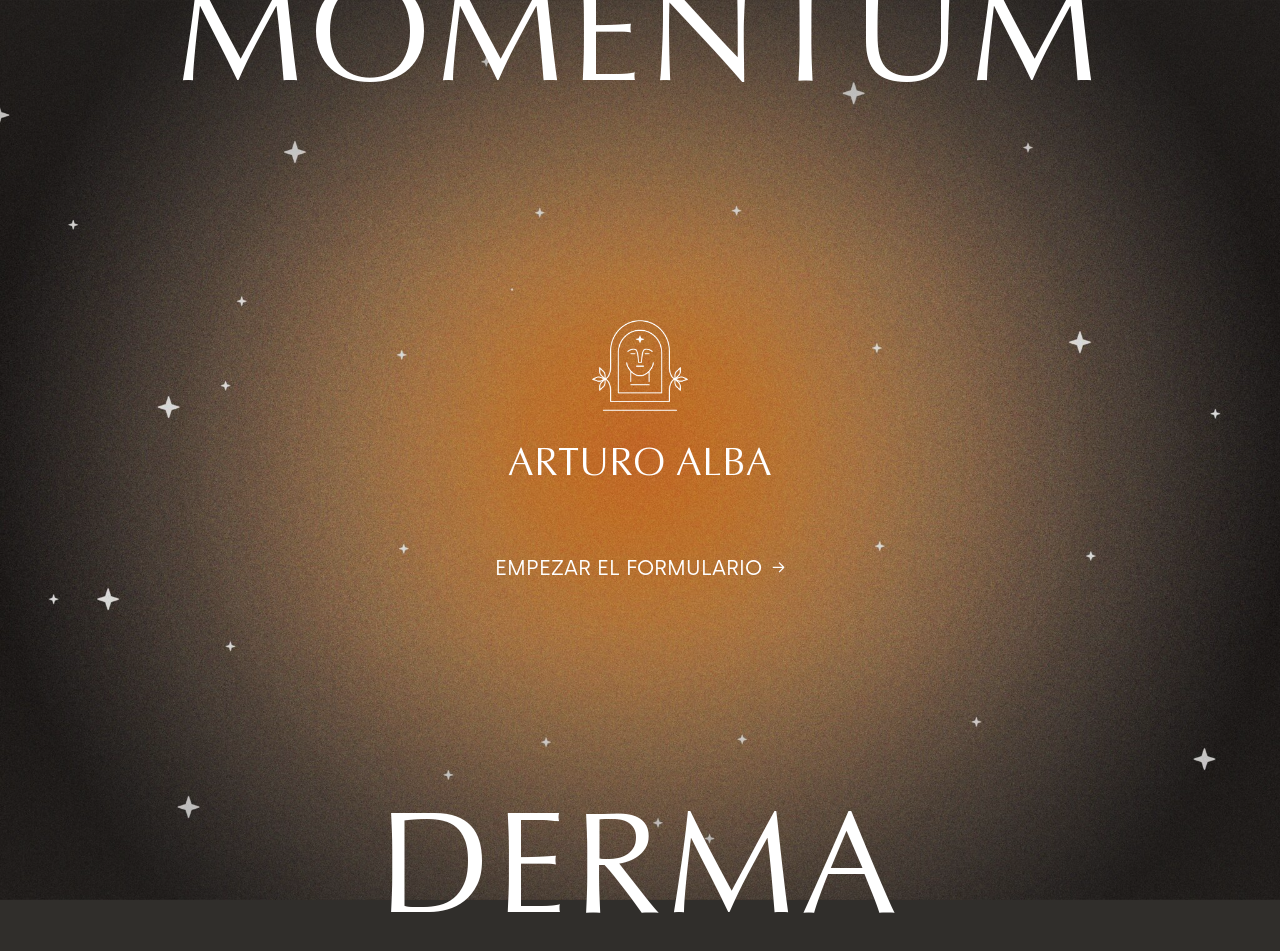
<file: index.html>
<!DOCTYPE html>
<html lang="es">
<head>
    <meta charset="UTF-8">
    <meta name="viewport" content="width=device-width, initial-scale=1.0">
    <title>Momentum Derma — Arturo Alba</title>
    <link rel="icon" href="assets/images/favicon.png">
    <link rel="stylesheet" href="css/main.css">
</head>
<body class="landing">

<div class="landing__bg"></div>

<h1 class="sr-only">Momentum Derma — Arturo Alba</h1>

<div class="landing__text landing__text--top" aria-hidden="true">MOMENTUM</div>

<div class="landing__center">
    <img src="assets/images/logotipo.png" class="landing__logo" alt="Arturo Alba">
    <p class="landing__brand">ARTURO ALBA</p>
    <a href="test-1.html" class="landing__cta">
        <span>EMPEZAR EL FORMULARIO</span>
        <span class="landing__cta-arrow" aria-hidden="true">→</span>
    </a>
</div>

<div class="landing__text landing__text--bottom" aria-hidden="true">DERMA</div>

</body>
</html>
</file>
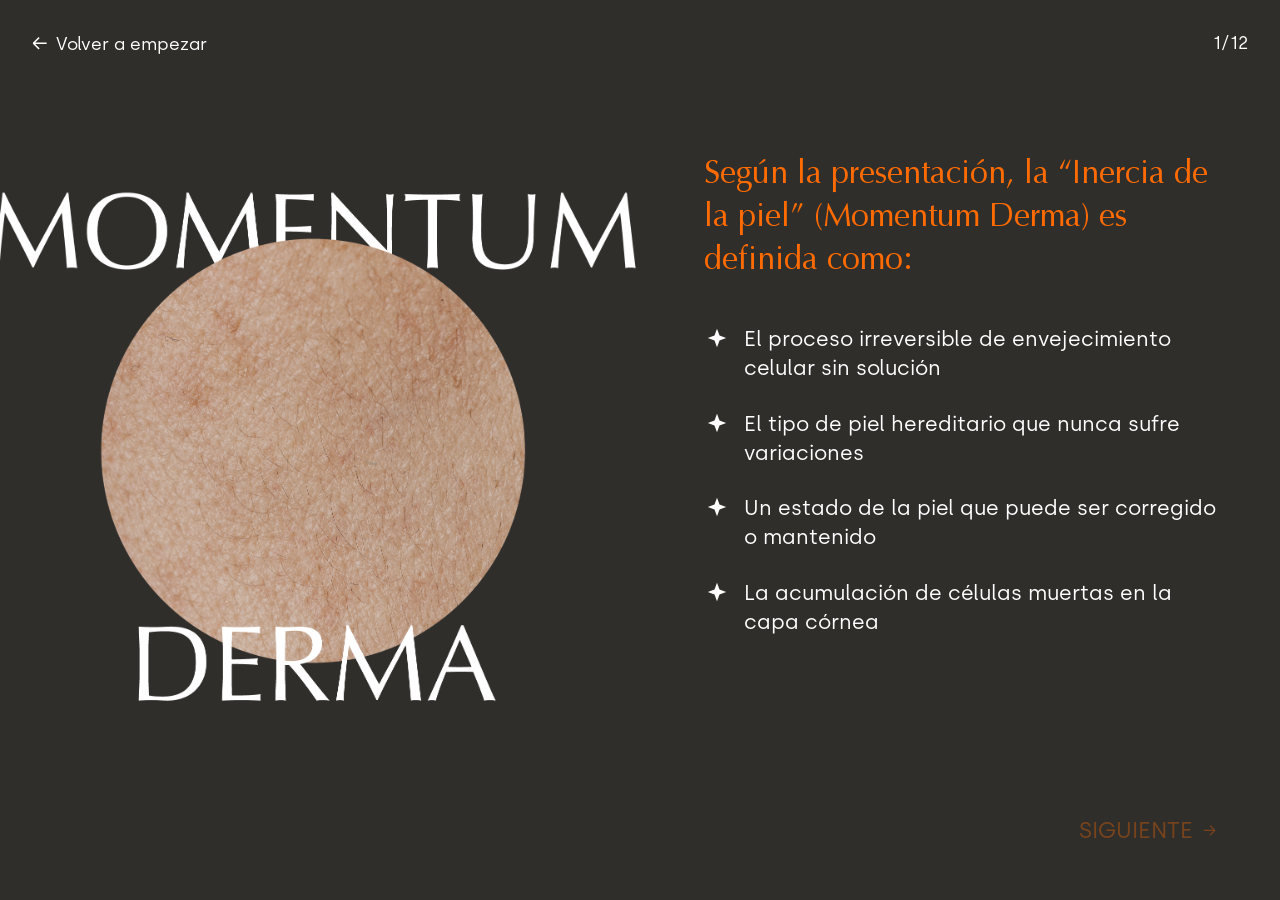
<file: test-1.html>
<!DOCTYPE html>
<html lang="es">
<head>
    <meta charset="UTF-8">
    <meta name="viewport" content="width=device-width, initial-scale=1.0">
    <title>Pregunta 1 — Momentum Derma | Arturo Alba</title>
    <link rel="icon" href="assets/images/favicon.png">
    <link rel="stylesheet" href="css/main.css">
</head>
<body class="quiz quiz--q1" data-question="1">

<a href="index.html" class="quiz__restart">
    <span class="quiz__restart-arrow" aria-hidden="true">&#8592;</span>
    <span>Volver a empezar</span>
</a>

<span class="quiz__counter">1/12</span>

<div class="quiz__panel quiz__panel--visual">
    <img
            src="assets/images/test-1-momentum-derma.png"
            alt="Momentum Derma, Arturo Alba"
            class="quiz__visual-image">
</div>

<main class="quiz__panel quiz__panel--question">
    <div class="quiz__content">
        <h1 class="quiz__question">Según la presentación, la &ldquo;Inercia de la piel&rdquo; (Momentum Derma) es definida como:</h1>

        <ul class="quiz__options" role="listbox" aria-label="Opciones de respuesta">
            <li role="presentation">
                <button type="button" class="quiz__option" data-value="A" role="option" aria-selected="false">
                    <span class="quiz__option-icon" aria-hidden="true">&#8594;</span>
                    <span class="quiz__option-text">El proceso irreversible de envejecimiento celular sin solución</span>
                </button>
            </li>
            <li role="presentation">
                <button type="button" class="quiz__option" data-value="B" role="option" aria-selected="false">
                    <span class="quiz__option-icon" aria-hidden="true">&#8594;</span>
                    <span class="quiz__option-text">El tipo de piel hereditario que nunca sufre variaciones</span>
                </button>
            </li>
            <li role="presentation">
                <button type="button" class="quiz__option" data-value="C" role="option" aria-selected="false">
                    <span class="quiz__option-icon" aria-hidden="true">&#8594;</span>
                    <span class="quiz__option-text">Un estado de la piel que puede ser corregido o mantenido</span>
                </button>
            </li>
            <li role="presentation">
                <button type="button" class="quiz__option" data-value="D" role="option" aria-selected="false">
                    <span class="quiz__option-icon" aria-hidden="true">&#8594;</span>
                    <span class="quiz__option-text">La acumulación de células muertas en la capa córnea</span>
                </button>
            </li>
        </ul>
    </div>

    <a href="test-2.html" class="quiz__next" id="nextBtn" aria-disabled="true">
        <span>SIGUIENTE</span>
        <span class="quiz__next-arrow" aria-hidden="true">&#8594;</span>
    </a>
</main>

<script src="js/quiz.js"></script>
</body>
</html>
</file>
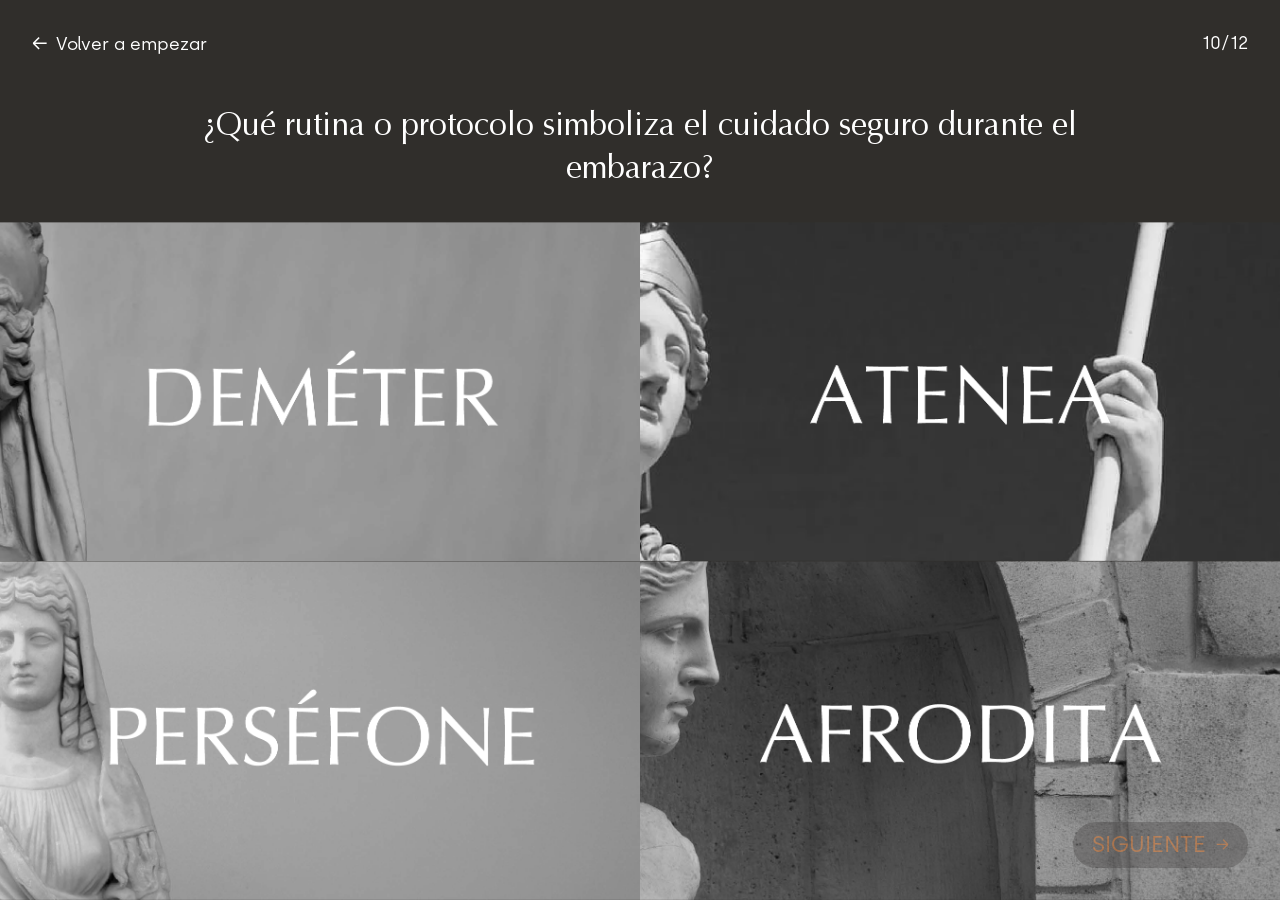
<file: test-10.html>
<!DOCTYPE html>
<html lang="es">
<head>
    <meta charset="UTF-8">
    <meta name="viewport" content="width=device-width, initial-scale=1.0">
    <title>Pregunta 10 — Momentum Derma | Arturo Alba</title>
    <link rel="icon" href="assets/images/favicon.png">
    <link rel="stylesheet" href="css/main.css">
</head>
<body class="quiz quiz--full quiz--q10" data-question="10">

<a href="index.html" class="quiz__restart">
    <span class="quiz__restart-arrow" aria-hidden="true">&#8592;</span>
    <span>Volver a empezar</span>
</a>

<span class="quiz__counter">10/12</span>

<main class="quiz__panel--full">
    <div class="quiz__full-header">
        <h1 class="quiz__question quiz__question--center">&#191;Qué rutina o protocolo simboliza el cuidado seguro durante el embarazo?</h1>
    </div>

    <ul class="quiz__image-options" role="listbox" aria-label="Opciones de respuesta">
        <li role="presentation">
            <button type="button" class="quiz__image-option" data-value="A" role="option" aria-selected="false">
                <picture>
                    <source media="(max-width: 900px)" srcset="assets/images/C-demeter_m.png">
                    <img src="assets/images/C-demeter.png" alt="Deméter, Arturo Alba">
                </picture>
            </button>
        </li>
        <li role="presentation">
            <button type="button" class="quiz__image-option" data-value="B" role="option" aria-selected="false">
                <picture>
                    <source media="(max-width: 900px)" srcset="assets/images/C-atenea_m.png">
                    <img src="assets/images/C-atenea.png" alt="Atenea, Arturo Alba">
                </picture>
            </button>
        </li>
        <li role="presentation">
            <button type="button" class="quiz__image-option" data-value="C" role="option" aria-selected="false">
                <picture>
                    <source media="(max-width: 900px)" srcset="assets/images/C-persefone_m.png">
                    <img src="assets/images/C-persefone.png" alt="Perséfone, Arturo Alba">
                </picture>
            </button>
        </li>
        <li role="presentation">
            <button type="button" class="quiz__image-option" data-value="D" role="option" aria-selected="false">
                <picture>
                    <source media="(max-width: 900px)" srcset="assets/images/C-afrodita_m.png">
                    <img src="assets/images/C-afrodita.png" alt="Afrodita, Arturo Alba">
                </picture>
            </button>
        </li>
    </ul>

    <a href="test-11.html" class="quiz__next quiz__next--float" id="nextBtn" aria-disabled="true">
        <span>SIGUIENTE</span>
        <span class="quiz__next-arrow" aria-hidden="true">&#8594;</span>
    </a>
</main>

<script src="js/quiz.js"></script>
</body>
</html>
</file>
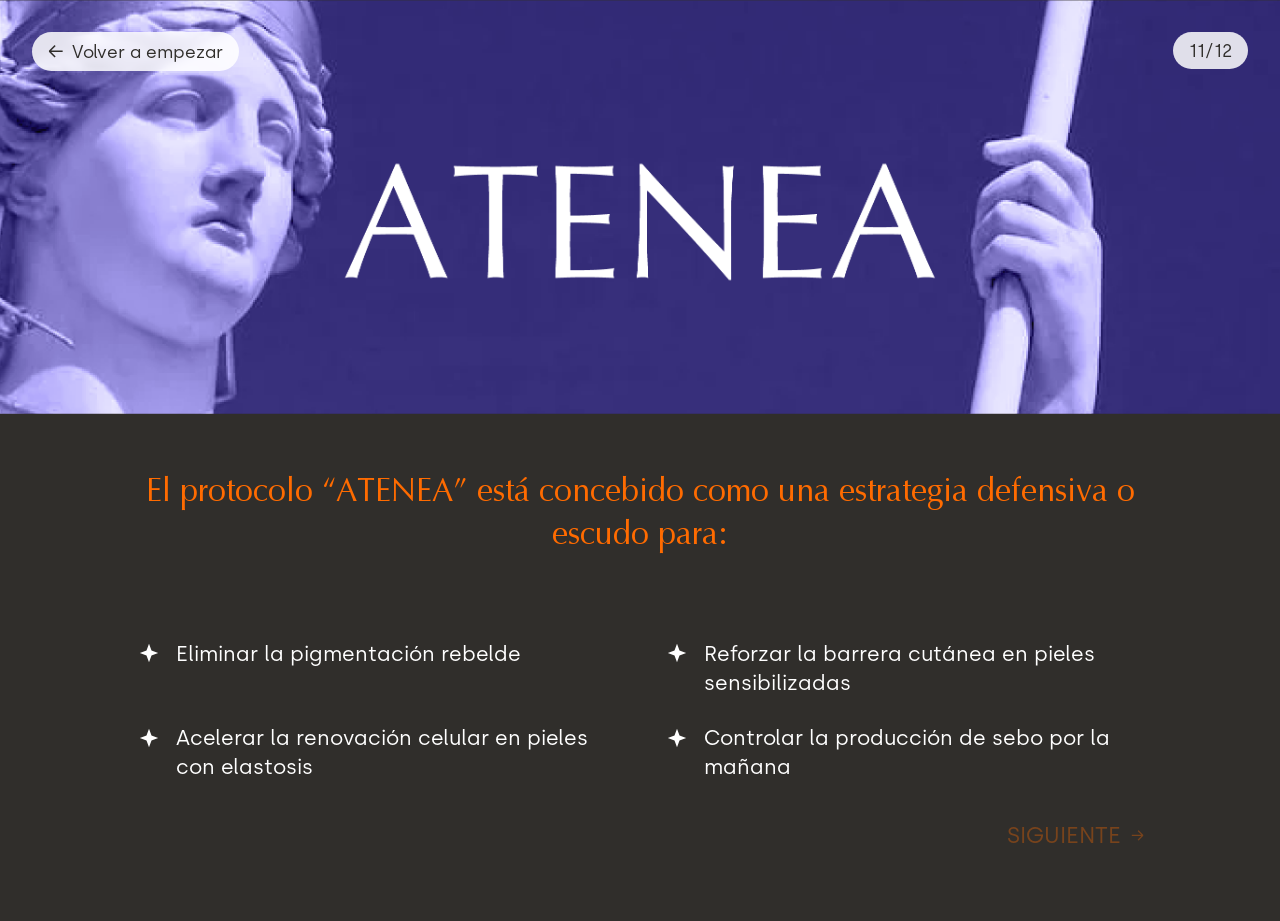
<file: test-11.html>
<!DOCTYPE html>
<html lang="es">
<head>
    <meta charset="UTF-8">
    <meta name="viewport" content="width=device-width, initial-scale=1.0">
    <title>Pregunta 11 — Momentum Derma | Arturo Alba</title>
    <link rel="icon" href="assets/images/favicon.png">
    <link rel="stylesheet" href="css/main.css">
</head>
<body class="quiz quiz--banner quiz--q11" data-question="11">

<a href="index.html" class="quiz__restart">
    <span class="quiz__restart-arrow" aria-hidden="true">&#8592;</span>
    <span>Volver a empezar</span>
</a>

<span class="quiz__counter">11/12</span>

<div class="quiz__banner">
    <picture>
        <source media="(max-width: 900px)" srcset="assets/images/test-11-atenea_m.png">
        <img src="assets/images/test-11-atenea.png" alt="Atenea, Arturo Alba" class="quiz__banner-image">
    </picture>
</div>

<main class="quiz__panel--banner">
    <h1 class="quiz__question">El protocolo &ldquo;ATENEA&rdquo; está concebido como una estrategia defensiva o escudo para:</h1>

    <ul class="quiz__options quiz__options--grid" role="listbox" aria-label="Opciones de respuesta">
        <li role="presentation">
            <button type="button" class="quiz__option" data-value="A" role="option" aria-selected="false">
                <span class="quiz__option-icon" aria-hidden="true">&#8594;</span>
                <span class="quiz__option-text">Eliminar la pigmentación rebelde</span>
            </button>
        </li>
        <li role="presentation">
            <button type="button" class="quiz__option" data-value="B" role="option" aria-selected="false">
                <span class="quiz__option-icon" aria-hidden="true">&#8594;</span>
                <span class="quiz__option-text">Reforzar la barrera cutánea en pieles sensibilizadas</span>
            </button>
        </li>
        <li role="presentation">
            <button type="button" class="quiz__option" data-value="C" role="option" aria-selected="false">
                <span class="quiz__option-icon" aria-hidden="true">&#8594;</span>
                <span class="quiz__option-text">Acelerar la renovación celular en pieles con elastosis</span>
            </button>
        </li>
        <li role="presentation">
            <button type="button" class="quiz__option" data-value="D" role="option" aria-selected="false">
                <span class="quiz__option-icon" aria-hidden="true">&#8594;</span>
                <span class="quiz__option-text">Controlar la producción de sebo por la mañana</span>
            </button>
        </li>
    </ul>

    <a href="test-12.html" class="quiz__next" id="nextBtn" aria-disabled="true">
        <span>SIGUIENTE</span>
        <span class="quiz__next-arrow" aria-hidden="true">&#8594;</span>
    </a>
</main>

<script src="js/quiz.js"></script>
</body>
</html>
</file>
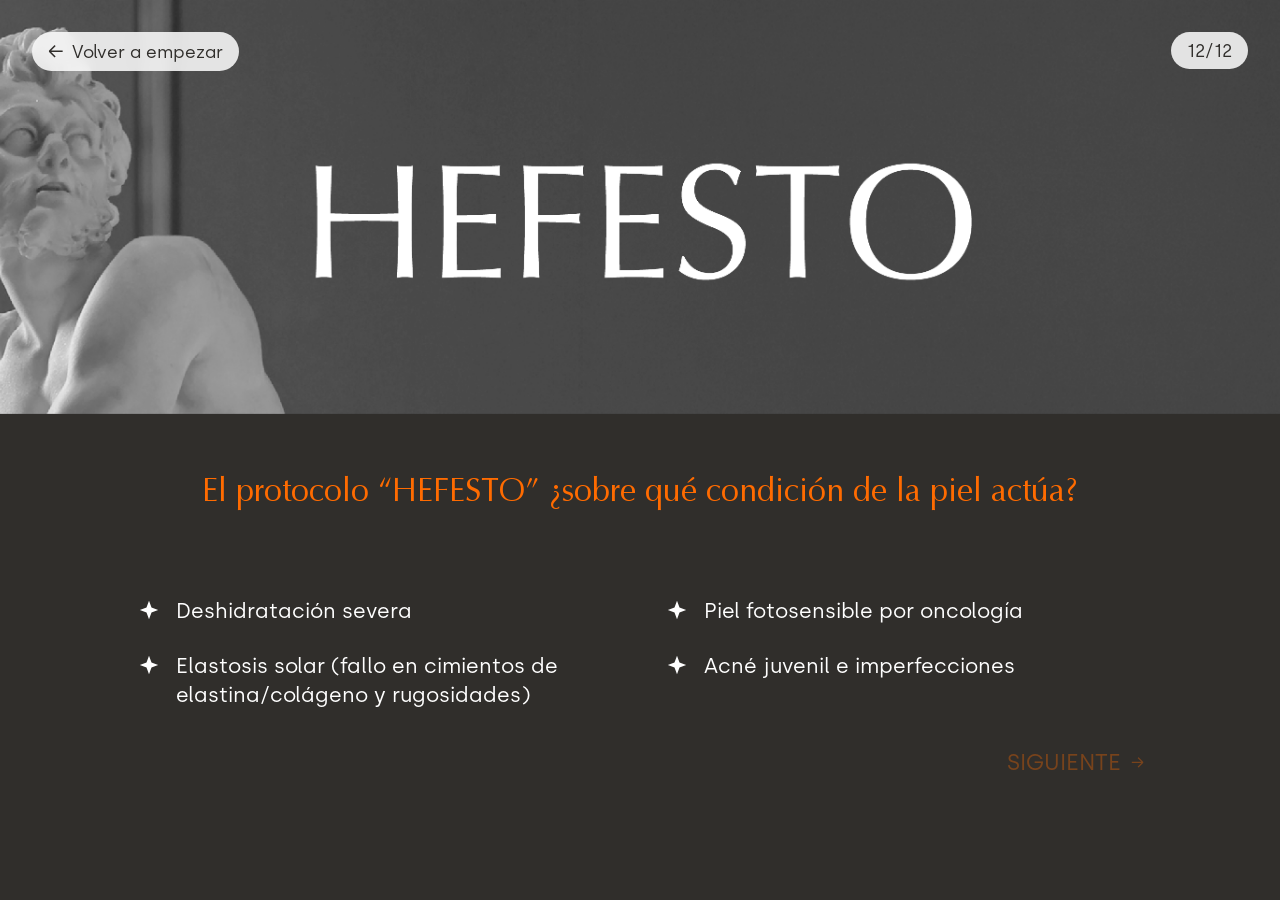
<file: test-12.html>
<!DOCTYPE html>
<html lang="es">
<head>
    <meta charset="UTF-8">
    <meta name="viewport" content="width=device-width, initial-scale=1.0">
    <title>Pregunta 12 — Momentum Derma | Arturo Alba</title>
    <link rel="icon" href="assets/images/favicon.png">
    <link rel="stylesheet" href="css/main.css">
</head>
<body class="quiz quiz--banner quiz--q12" data-question="12">

<a href="index.html" class="quiz__restart">
    <span class="quiz__restart-arrow" aria-hidden="true">&#8592;</span>
    <span>Volver a empezar</span>
</a>

<span class="quiz__counter">12/12</span>

<div class="quiz__banner">
    <picture>
        <source media="(max-width: 900px)" srcset="assets/images/test-12-hefesto_m.png">
        <img src="assets/images/test-12-hefesto.png" alt="Hefesto, Arturo Alba" class="quiz__banner-image">
    </picture>
</div>

<main class="quiz__panel--banner">
    <h1 class="quiz__question">El protocolo &ldquo;HEFESTO&rdquo; &#191;sobre qué condición de la piel actúa?</h1>

    <ul class="quiz__options quiz__options--grid" role="listbox" aria-label="Opciones de respuesta">
        <li role="presentation">
            <button type="button" class="quiz__option" data-value="A" role="option" aria-selected="false">
                <span class="quiz__option-icon" aria-hidden="true">&#8594;</span>
                <span class="quiz__option-text">Deshidratación severa</span>
            </button>
        </li>
        <li role="presentation">
            <button type="button" class="quiz__option" data-value="B" role="option" aria-selected="false">
                <span class="quiz__option-icon" aria-hidden="true">&#8594;</span>
                <span class="quiz__option-text">Piel fotosensible por oncología</span>
            </button>
        </li>
        <li role="presentation">
            <button type="button" class="quiz__option" data-value="C" role="option" aria-selected="false">
                <span class="quiz__option-icon" aria-hidden="true">&#8594;</span>
                <span class="quiz__option-text">Elastosis solar (fallo en cimientos de elastina/colágeno y rugosidades)</span>
            </button>
        </li>
        <li role="presentation">
            <button type="button" class="quiz__option" data-value="D" role="option" aria-selected="false">
                <span class="quiz__option-icon" aria-hidden="true">&#8594;</span>
                <span class="quiz__option-text">Acné juvenil e imperfecciones</span>
            </button>
        </li>
    </ul>

    <a href="z-final.html" class="quiz__next" id="nextBtn" aria-disabled="true">
        <span>SIGUIENTE</span>
        <span class="quiz__next-arrow" aria-hidden="true">&#8594;</span>
    </a>
</main>

<script src="js/quiz.js"></script>
</body>
</html>
</file>
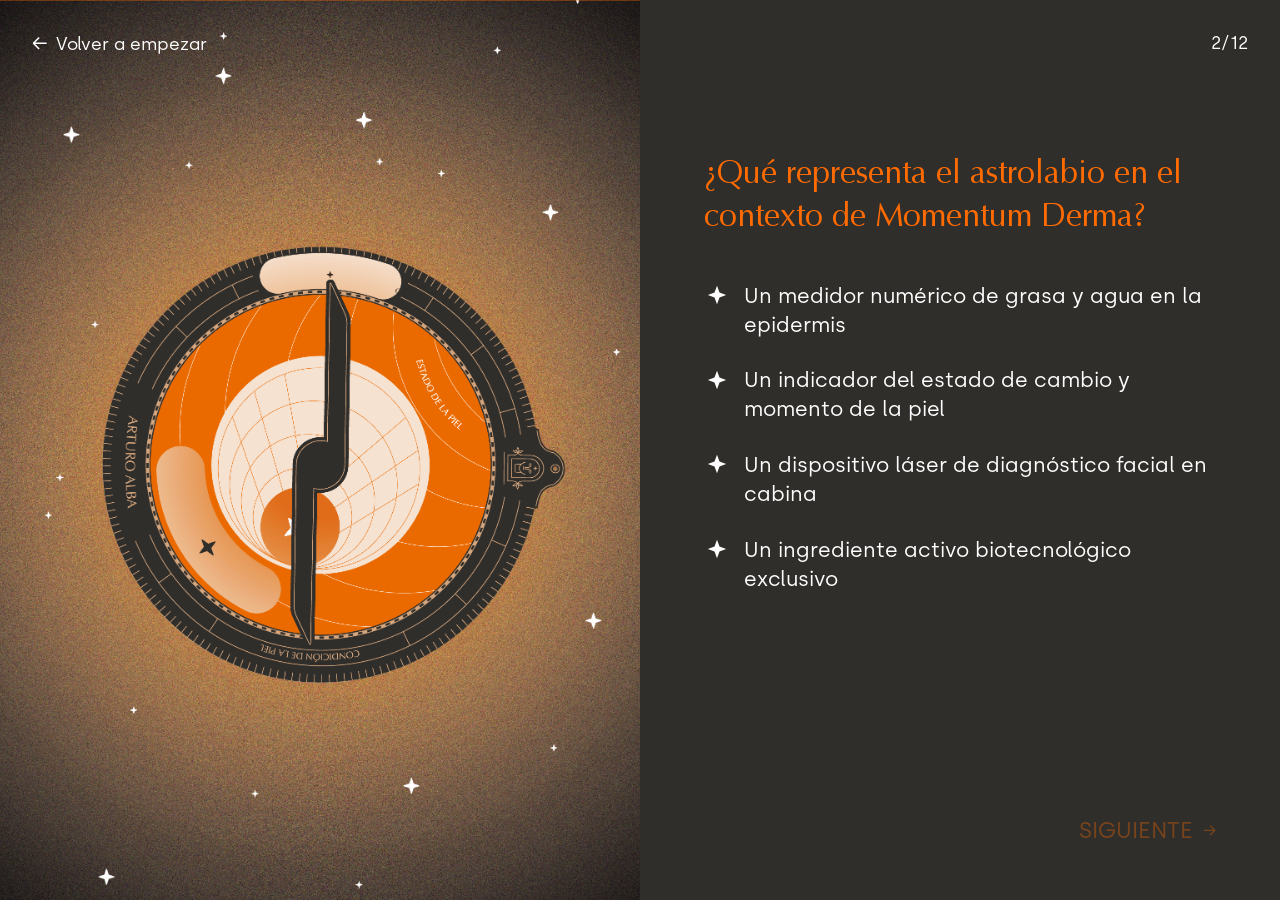
<file: test-2.html>
<!DOCTYPE html>
<html lang="es">
<head>
    <meta charset="UTF-8">
    <meta name="viewport" content="width=device-width, initial-scale=1.0">
    <title>Pregunta 2 — Momentum Derma | Arturo Alba</title>
    <link rel="icon" href="assets/images/favicon.png">
    <link rel="stylesheet" href="css/main.css">
</head>
<body class="quiz quiz--q2" data-question="2">

<a href="index.html" class="quiz__restart">
    <span class="quiz__restart-arrow" aria-hidden="true">&#8592;</span>
    <span>Volver a empezar</span>
</a>

<span class="quiz__counter">2/12</span>

<div class="quiz__panel quiz__panel--visual">
    <img
            src="assets/images/test-2-astrolabio.png"
            alt="El astrolabio, Momentum Derma — Arturo Alba"
            class="quiz__visual-image">
</div>

<main class="quiz__panel quiz__panel--question">
    <div class="quiz__content">
        <h1 class="quiz__question">&#191;Qué representa el astrolabio en el contexto de Momentum Derma?</h1>

        <ul class="quiz__options" role="listbox" aria-label="Opciones de respuesta">
            <li role="presentation">
                <button type="button" class="quiz__option" data-value="A" role="option" aria-selected="false">
                    <span class="quiz__option-icon" aria-hidden="true">&#8594;</span>
                    <span class="quiz__option-text">Un medidor numérico de grasa y agua en la epidermis</span>
                </button>
            </li>
            <li role="presentation">
                <button type="button" class="quiz__option" data-value="B" role="option" aria-selected="false">
                    <span class="quiz__option-icon" aria-hidden="true">&#8594;</span>
                    <span class="quiz__option-text">Un indicador del estado de cambio y momento de la piel</span>
                </button>
            </li>
            <li role="presentation">
                <button type="button" class="quiz__option" data-value="C" role="option" aria-selected="false">
                    <span class="quiz__option-icon" aria-hidden="true">&#8594;</span>
                    <span class="quiz__option-text">Un dispositivo láser de diagnóstico facial en cabina</span>
                </button>
            </li>
            <li role="presentation">
                <button type="button" class="quiz__option" data-value="D" role="option" aria-selected="false">
                    <span class="quiz__option-icon" aria-hidden="true">&#8594;</span>
                    <span class="quiz__option-text">Un ingrediente activo biotecnológico exclusivo</span>
                </button>
            </li>
        </ul>
    </div>

    <a href="test-3.html" class="quiz__next" id="nextBtn" aria-disabled="true">
        <span>SIGUIENTE</span>
        <span class="quiz__next-arrow" aria-hidden="true">&#8594;</span>
    </a>
</main>

<script src="js/quiz.js"></script>
</body>
</html>
</file>
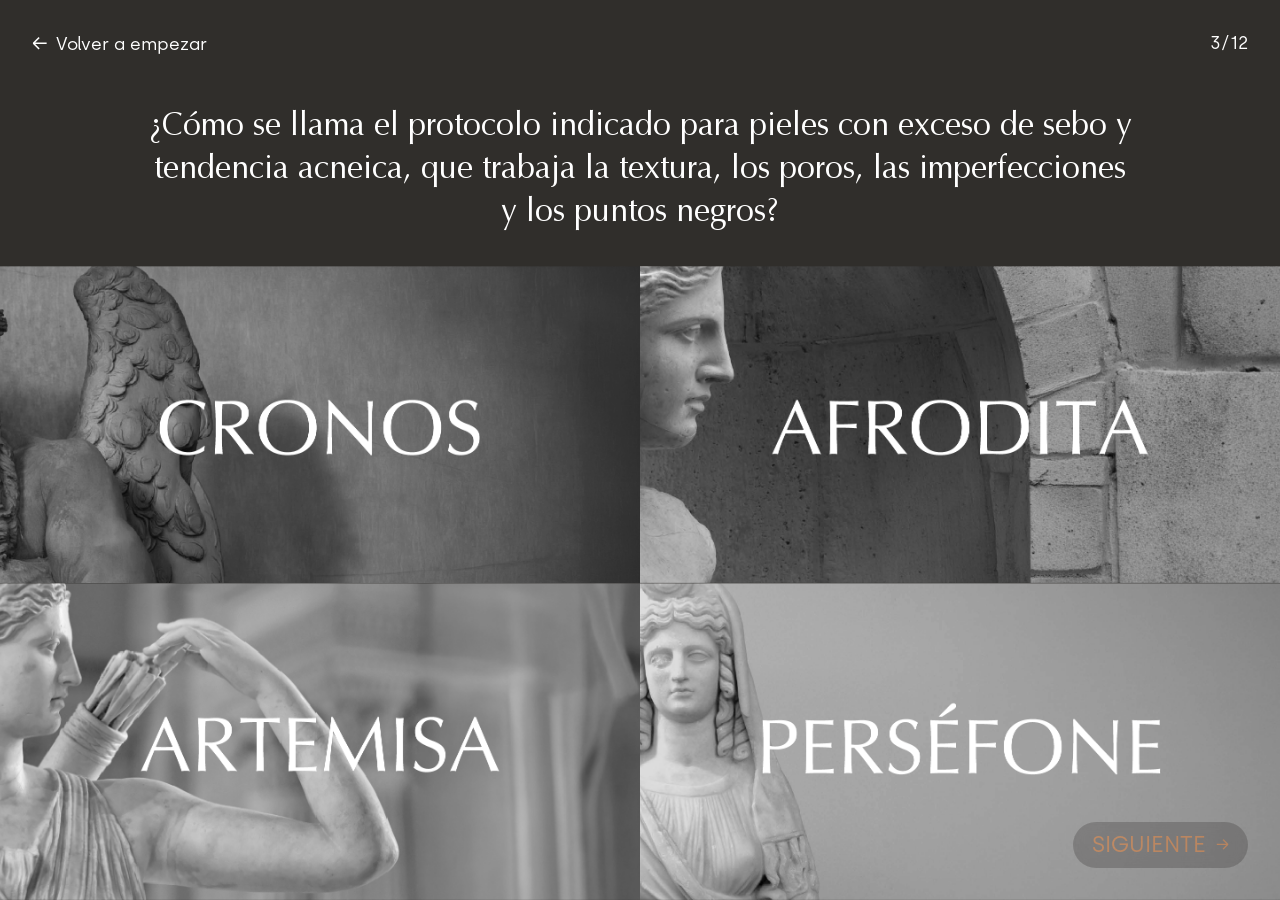
<file: test-3.html>
<!DOCTYPE html>
<html lang="es">
<head>
    <meta charset="UTF-8">
    <meta name="viewport" content="width=device-width, initial-scale=1.0">
    <title>Pregunta 3 — Momentum Derma | Arturo Alba</title>
    <link rel="icon" href="assets/images/favicon.png">
    <link rel="stylesheet" href="css/main.css">
</head>
<body class="quiz quiz--full quiz--q3" data-question="3">

<a href="index.html" class="quiz__restart">
    <span class="quiz__restart-arrow" aria-hidden="true">&#8592;</span>
    <span>Volver a empezar</span>
</a>

<span class="quiz__counter">3/12</span>

<main class="quiz__panel--full">
    <div class="quiz__full-header">
        <h1 class="quiz__question quiz__question--center">&#191;Cómo se llama el protocolo indicado para pieles con exceso de sebo y tendencia acneica, que trabaja la textura, los poros, las imperfecciones y los puntos negros?</h1>
    </div>

    <ul class="quiz__image-options" role="listbox" aria-label="Opciones de respuesta">
        <li role="presentation">
            <button type="button" class="quiz__image-option" data-value="A" role="option" aria-selected="false">
                <picture>
                    <source media="(max-width: 900px)" srcset="assets/images/C-cronos_m.png">
                    <img src="assets/images/C-cronos.png" alt="Cronos, Arturo Alba">
                </picture>
            </button>
        </li>
        <li role="presentation">
            <button type="button" class="quiz__image-option" data-value="B" role="option" aria-selected="false">
                <picture>
                    <source media="(max-width: 900px)" srcset="assets/images/C-afrodita_m.png">
                    <img src="assets/images/C-afrodita.png" alt="Afrodita, Arturo Alba">
                </picture>
            </button>
        </li>
        <li role="presentation">
            <button type="button" class="quiz__image-option" data-value="C" role="option" aria-selected="false">
                <picture>
                    <source media="(max-width: 900px)" srcset="assets/images/C-artemisa_m.png">
                    <img src="assets/images/C-artemisa.png" alt="Artemisa, Arturo Alba">
                </picture>
            </button>
        </li>
        <li role="presentation">
            <button type="button" class="quiz__image-option" data-value="D" role="option" aria-selected="false">
                <picture>
                    <source media="(max-width: 900px)" srcset="assets/images/C-persefone_m.png">
                    <img src="assets/images/C-persefone.png" alt="Perséfone, Arturo Alba">
                </picture>
            </button>
        </li>
    </ul>

    <a href="test-4.html" class="quiz__next quiz__next--float" id="nextBtn" aria-disabled="true">
        <span>SIGUIENTE</span>
        <span class="quiz__next-arrow" aria-hidden="true">&#8594;</span>
    </a>
</main>

<script src="js/quiz.js"></script>
</body>
</html>
</file>
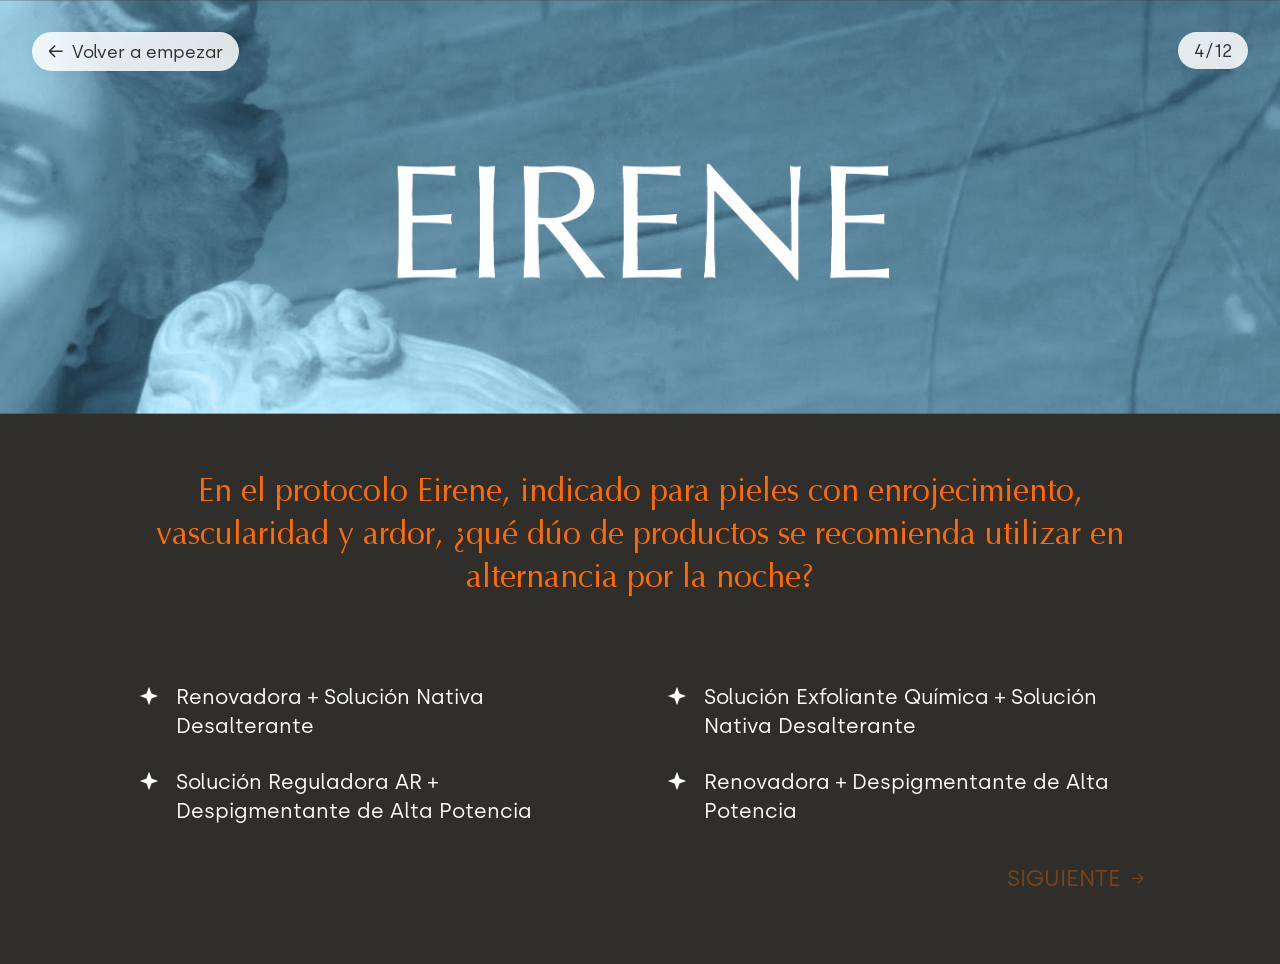
<file: test-4.html>
<!DOCTYPE html>
<html lang="es">
<head>
    <meta charset="UTF-8">
    <meta name="viewport" content="width=device-width, initial-scale=1.0">
    <title>Pregunta 4 — Momentum Derma | Arturo Alba</title>
    <link rel="icon" href="assets/images/favicon.png">
    <link rel="stylesheet" href="css/main.css">
</head>
<body class="quiz quiz--banner quiz--q4" data-question="4">

<a href="index.html" class="quiz__restart">
    <span class="quiz__restart-arrow" aria-hidden="true">&#8592;</span>
    <span>Volver a empezar</span>
</a>

<span class="quiz__counter">4/12</span>

<div class="quiz__banner">
    <picture>
        <source media="(max-width: 900px)" srcset="assets/images/test-4-eirene_m.png">
        <img src="assets/images/test-4-eirene.png" alt="Eirene, Arturo Alba" class="quiz__banner-image">
    </picture>
</div>

<main class="quiz__panel--banner">
    <h1 class="quiz__question">En el protocolo Eirene, indicado para pieles con enrojecimiento, vascularidad y ardor, &#191;qué dúo de productos se recomienda utilizar en alternancia por la noche?</h1>

    <ul class="quiz__options quiz__options--grid" role="listbox" aria-label="Opciones de respuesta">
        <li role="presentation">
            <button type="button" class="quiz__option" data-value="A" role="option" aria-selected="false">
                <span class="quiz__option-icon" aria-hidden="true">&#8594;</span>
                <span class="quiz__option-text">Renovadora + Solución Nativa Desalterante</span>
            </button>
        </li>
        <li role="presentation">
            <button type="button" class="quiz__option" data-value="B" role="option" aria-selected="false">
                <span class="quiz__option-icon" aria-hidden="true">&#8594;</span>
                <span class="quiz__option-text">Solución Exfoliante Química + Solución Nativa Desalterante</span>
            </button>
        </li>
        <li role="presentation">
            <button type="button" class="quiz__option" data-value="C" role="option" aria-selected="false">
                <span class="quiz__option-icon" aria-hidden="true">&#8594;</span>
                <span class="quiz__option-text">Solución Reguladora AR + Despigmentante de Alta Potencia</span>
            </button>
        </li>
        <li role="presentation">
            <button type="button" class="quiz__option" data-value="D" role="option" aria-selected="false">
                <span class="quiz__option-icon" aria-hidden="true">&#8594;</span>
                <span class="quiz__option-text">Renovadora + Despigmentante de Alta Potencia</span>
            </button>
        </li>
    </ul>

    <a href="test-5.html" class="quiz__next" id="nextBtn" aria-disabled="true">
        <span>SIGUIENTE</span>
        <span class="quiz__next-arrow" aria-hidden="true">&#8594;</span>
    </a>
</main>

<script src="js/quiz.js"></script>
</body>
</html>
</file>
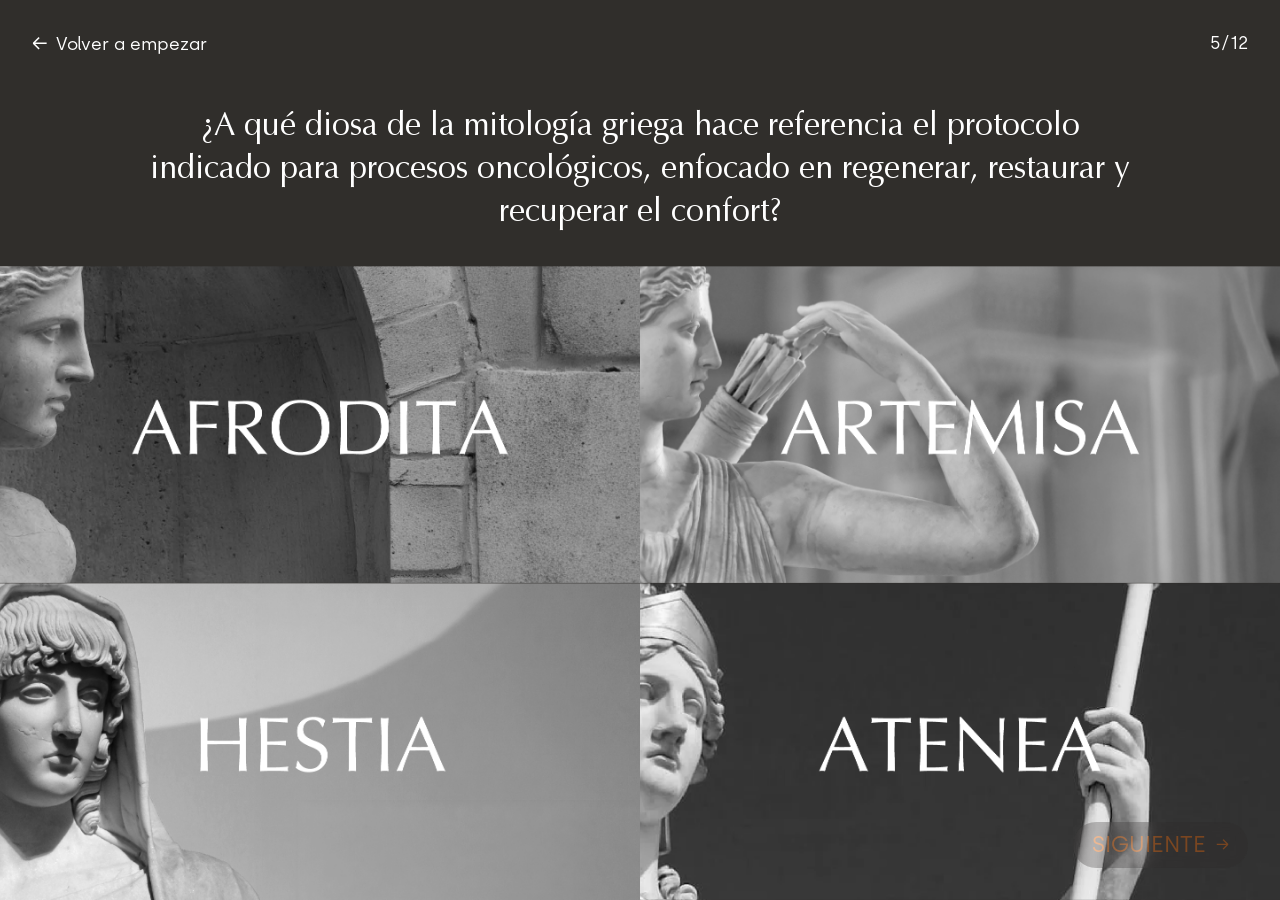
<file: test-5.html>
<!DOCTYPE html>
<html lang="es">
<head>
    <meta charset="UTF-8">
    <meta name="viewport" content="width=device-width, initial-scale=1.0">
    <title>Pregunta 5 — Momentum Derma | Arturo Alba</title>
    <link rel="icon" href="assets/images/favicon.png">
    <link rel="stylesheet" href="css/main.css">
</head>
<body class="quiz quiz--full quiz--q5" data-question="5">

<a href="index.html" class="quiz__restart">
    <span class="quiz__restart-arrow" aria-hidden="true">&#8592;</span>
    <span>Volver a empezar</span>
</a>

<span class="quiz__counter">5/12</span>

<main class="quiz__panel--full">
    <div class="quiz__full-header">
        <h1 class="quiz__question quiz__question--center">&#191;A qué diosa de la mitología griega hace referencia el protocolo indicado para procesos oncológicos, enfocado en regenerar, restaurar y recuperar el confort?</h1>
    </div>

    <ul class="quiz__image-options" role="listbox" aria-label="Opciones de respuesta">
        <li role="presentation">
            <button type="button" class="quiz__image-option" data-value="A" role="option" aria-selected="false">
                <picture>
                    <source media="(max-width: 900px)" srcset="assets/images/C-afrodita_m.png">
                    <img src="assets/images/C-afrodita.png" alt="Afrodita, Arturo Alba">
                </picture>
            </button>
        </li>
        <li role="presentation">
            <button type="button" class="quiz__image-option" data-value="B" role="option" aria-selected="false">
                <picture>
                    <source media="(max-width: 900px)" srcset="assets/images/C-artemisa_m.png">
                    <img src="assets/images/C-artemisa.png" alt="Artemisa, Arturo Alba">
                </picture>
            </button>
        </li>
        <li role="presentation">
            <button type="button" class="quiz__image-option" data-value="C" role="option" aria-selected="false">
                <picture>
                    <source media="(max-width: 900px)" srcset="assets/images/C-hestia_m.png">
                    <img src="assets/images/C-hestia.png" alt="Hestia, Arturo Alba">
                </picture>
            </button>
        </li>
        <li role="presentation">
            <button type="button" class="quiz__image-option" data-value="D" role="option" aria-selected="false">
                <picture>
                    <source media="(max-width: 900px)" srcset="assets/images/C-atenea_m.png">
                    <img src="assets/images/C-atenea.png" alt="Atenea, Arturo Alba">
                </picture>
            </button>
        </li>
    </ul>

    <a href="test-6.html" class="quiz__next quiz__next--float" id="nextBtn" aria-disabled="true">
        <span>SIGUIENTE</span>
        <span class="quiz__next-arrow" aria-hidden="true">&#8594;</span>
    </a>
</main>

<script src="js/quiz.js"></script>
</body>
</html>
</file>
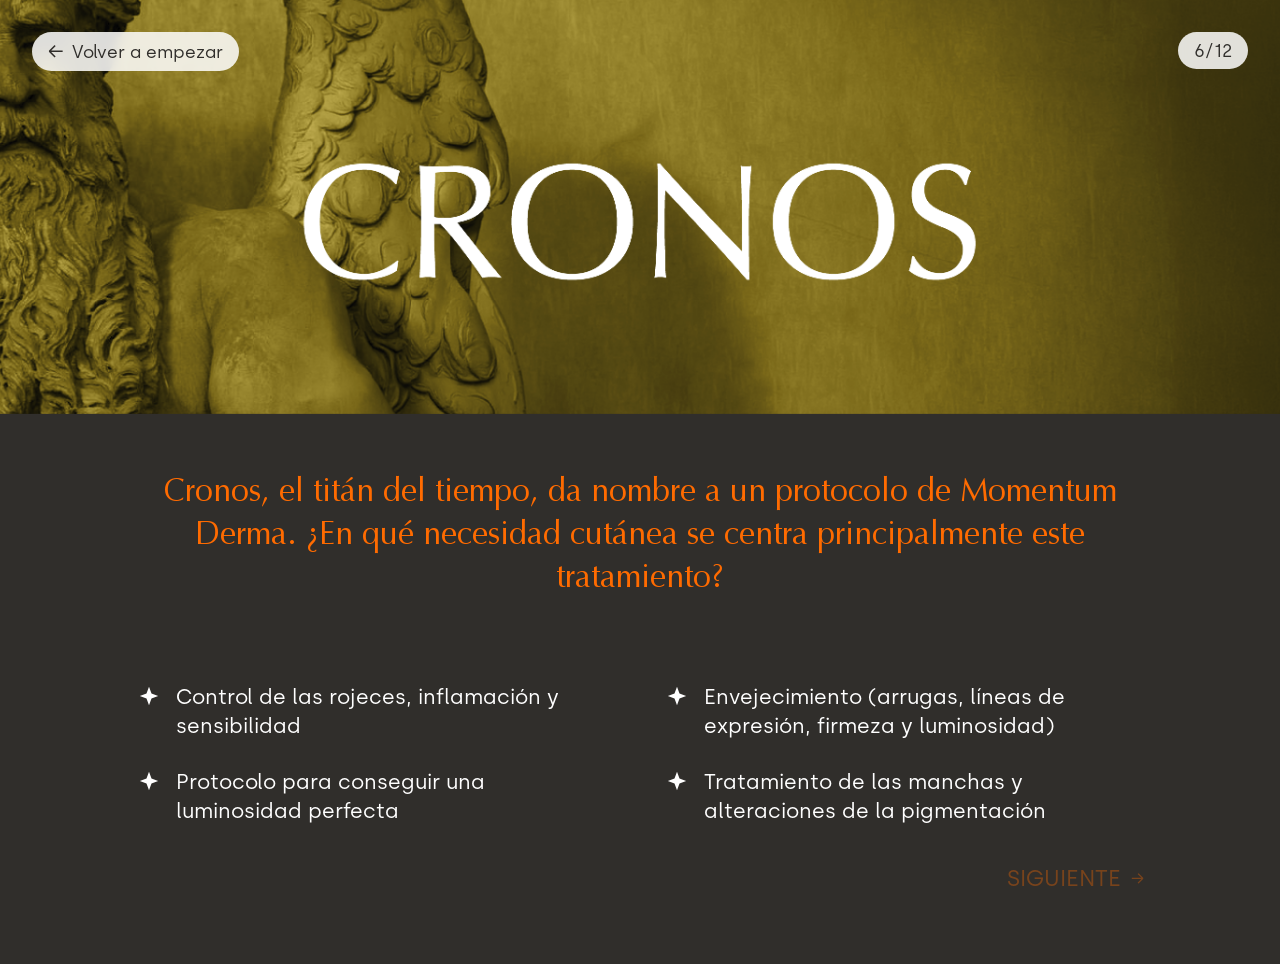
<file: test-6.html>
<!DOCTYPE html>
<html lang="es">
<head>
    <meta charset="UTF-8">
    <meta name="viewport" content="width=device-width, initial-scale=1.0">
    <title>Pregunta 6 — Momentum Derma | Arturo Alba</title>
    <link rel="icon" href="assets/images/favicon.png">
    <link rel="stylesheet" href="css/main.css">
</head>
<body class="quiz quiz--banner quiz--q6" data-question="6">

<a href="index.html" class="quiz__restart">
    <span class="quiz__restart-arrow" aria-hidden="true">&#8592;</span>
    <span>Volver a empezar</span>
</a>

<span class="quiz__counter">6/12</span>

<div class="quiz__banner">
    <picture>
        <source media="(max-width: 900px)" srcset="assets/images/test-6-cronos_m.png">
        <img src="assets/images/test-6-cronos.png" alt="Cronos, Arturo Alba" class="quiz__banner-image">
    </picture>
</div>

<main class="quiz__panel--banner">
    <h1 class="quiz__question">Cronos, el titán del tiempo, da nombre a un protocolo de Momentum Derma. &#191;En qué necesidad cutánea se centra principalmente este tratamiento?</h1>

    <ul class="quiz__options quiz__options--grid" role="listbox" aria-label="Opciones de respuesta">
        <li role="presentation">
            <button type="button" class="quiz__option" data-value="A" role="option" aria-selected="false">
                <span class="quiz__option-icon" aria-hidden="true">&#8594;</span>
                <span class="quiz__option-text">Control de las rojeces, inflamación y sensibilidad</span>
            </button>
        </li>
        <li role="presentation">
            <button type="button" class="quiz__option" data-value="B" role="option" aria-selected="false">
                <span class="quiz__option-icon" aria-hidden="true">&#8594;</span>
                <span class="quiz__option-text">Envejecimiento (arrugas, líneas de expresión, firmeza y luminosidad)</span>
            </button>
        </li>
        <li role="presentation">
            <button type="button" class="quiz__option" data-value="C" role="option" aria-selected="false">
                <span class="quiz__option-icon" aria-hidden="true">&#8594;</span>
                <span class="quiz__option-text">Protocolo para conseguir una luminosidad perfecta</span>
            </button>
        </li>
        <li role="presentation">
            <button type="button" class="quiz__option" data-value="D" role="option" aria-selected="false">
                <span class="quiz__option-icon" aria-hidden="true">&#8594;</span>
                <span class="quiz__option-text">Tratamiento de las manchas y alteraciones de la pigmentación</span>
            </button>
        </li>
    </ul>

    <a href="test-7.html" class="quiz__next" id="nextBtn" aria-disabled="true">
        <span>SIGUIENTE</span>
        <span class="quiz__next-arrow" aria-hidden="true">&#8594;</span>
    </a>
</main>

<script src="js/quiz.js"></script>
</body>
</html>
</file>
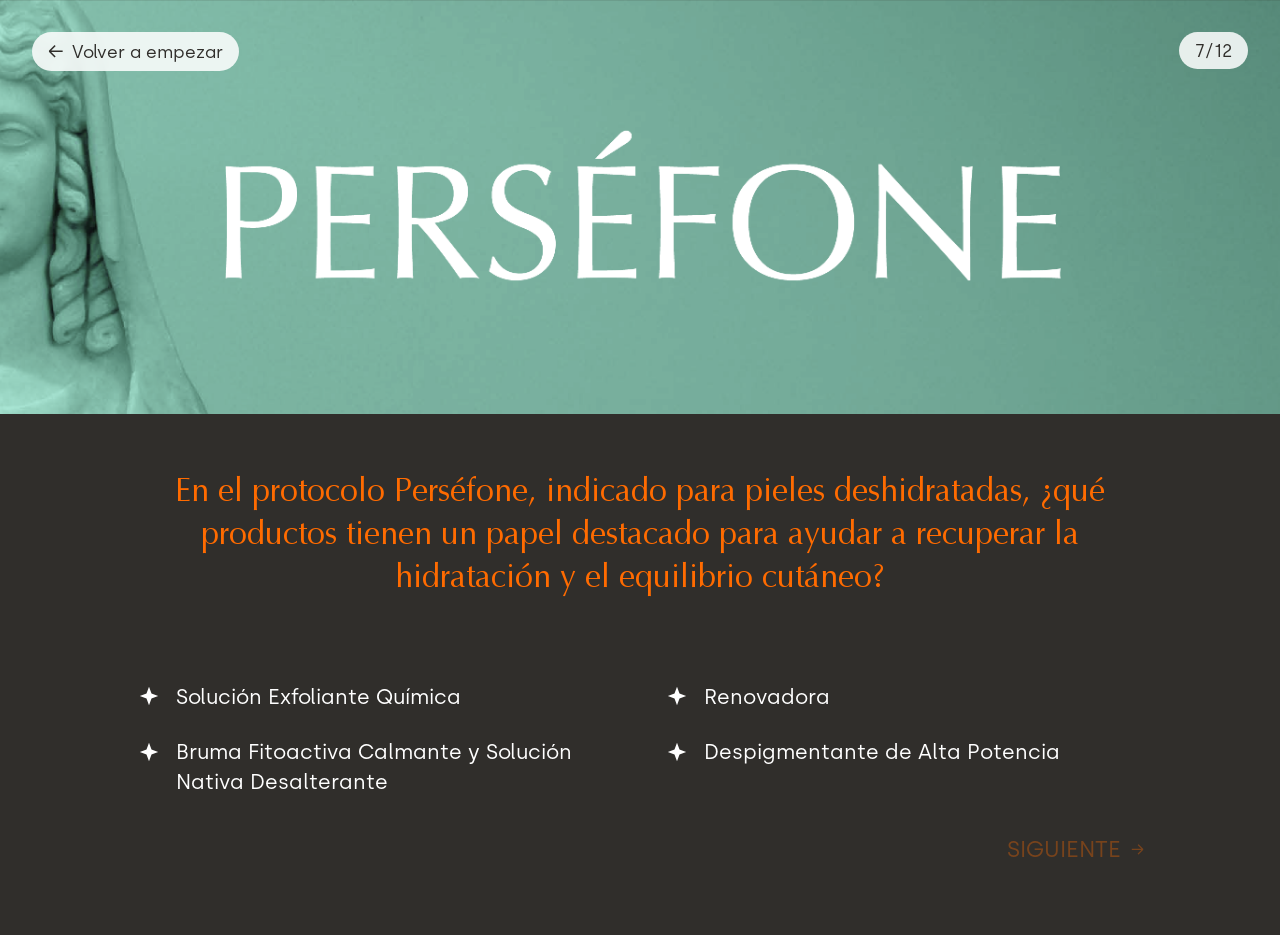
<file: test-7.html>
<!DOCTYPE html>
<html lang="es">
<head>
    <meta charset="UTF-8">
    <meta name="viewport" content="width=device-width, initial-scale=1.0">
    <title>Pregunta 7 — Momentum Derma | Arturo Alba</title>
    <link rel="icon" href="assets/images/favicon.png">
    <link rel="stylesheet" href="css/main.css">
</head>
<body class="quiz quiz--banner quiz--q7" data-question="7">

<a href="index.html" class="quiz__restart">
    <span class="quiz__restart-arrow" aria-hidden="true">&#8592;</span>
    <span>Volver a empezar</span>
</a>

<span class="quiz__counter">7/12</span>

<div class="quiz__banner">
    <picture>
        <source media="(max-width: 900px)" srcset="assets/images/test-7-persefone_m.png">
        <img src="assets/images/test-7-persefone.png" alt="Perséfone, Arturo Alba" class="quiz__banner-image">
    </picture>
</div>

<main class="quiz__panel--banner">
    <h1 class="quiz__question">En el protocolo Perséfone, indicado para pieles deshidratadas, &#191;qué productos tienen un papel destacado para ayudar a recuperar la hidratación y el equilibrio cutáneo?</h1>

    <ul class="quiz__options quiz__options--grid" role="listbox" aria-label="Opciones de respuesta">
        <li role="presentation">
            <button type="button" class="quiz__option" data-value="A" role="option" aria-selected="false">
                <span class="quiz__option-icon" aria-hidden="true">&#8594;</span>
                <span class="quiz__option-text">Solución Exfoliante Química</span>
            </button>
        </li>
        <li role="presentation">
            <button type="button" class="quiz__option" data-value="B" role="option" aria-selected="false">
                <span class="quiz__option-icon" aria-hidden="true">&#8594;</span>
                <span class="quiz__option-text">Renovadora</span>
            </button>
        </li>
        <li role="presentation">
            <button type="button" class="quiz__option" data-value="C" role="option" aria-selected="false">
                <span class="quiz__option-icon" aria-hidden="true">&#8594;</span>
                <span class="quiz__option-text">Bruma Fitoactiva Calmante y Solución Nativa Desalterante</span>
            </button>
        </li>
        <li role="presentation">
            <button type="button" class="quiz__option" data-value="D" role="option" aria-selected="false">
                <span class="quiz__option-icon" aria-hidden="true">&#8594;</span>
                <span class="quiz__option-text">Despigmentante de Alta Potencia</span>
            </button>
        </li>
    </ul>

    <a href="test-8.html" class="quiz__next" id="nextBtn" aria-disabled="true">
        <span>SIGUIENTE</span>
        <span class="quiz__next-arrow" aria-hidden="true">&#8594;</span>
    </a>
</main>

<script src="js/quiz.js"></script>
</body>
</html>
</file>
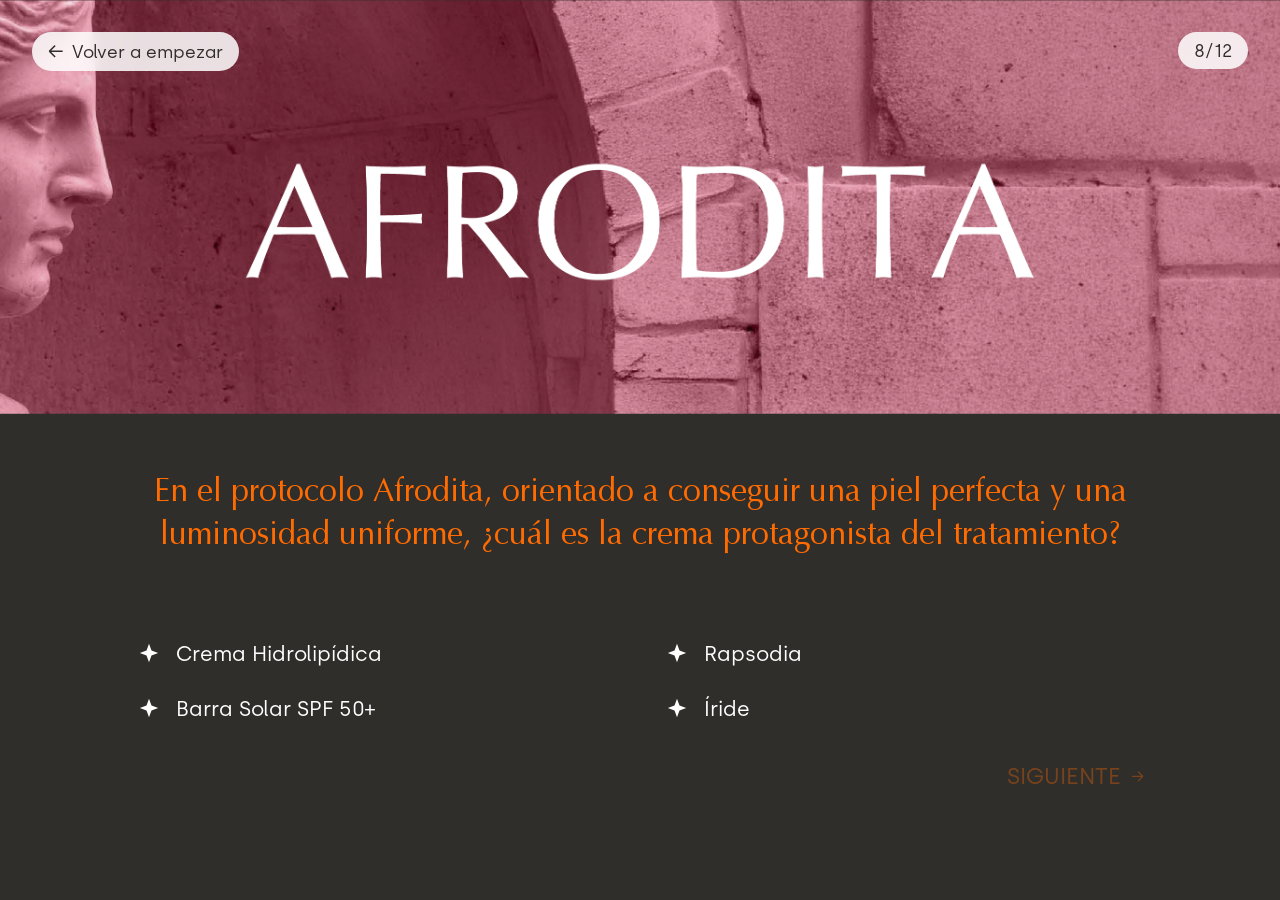
<file: test-8.html>
<!DOCTYPE html>
<html lang="es">
<head>
    <meta charset="UTF-8">
    <meta name="viewport" content="width=device-width, initial-scale=1.0">
    <title>Pregunta 8 — Momentum Derma | Arturo Alba</title>
    <link rel="icon" href="assets/images/favicon.png">
    <link rel="stylesheet" href="css/main.css">
</head>
<body class="quiz quiz--banner quiz--q8" data-question="8">

<a href="index.html" class="quiz__restart">
    <span class="quiz__restart-arrow" aria-hidden="true">&#8592;</span>
    <span>Volver a empezar</span>
</a>

<span class="quiz__counter">8/12</span>

<div class="quiz__banner">
    <picture>
        <source media="(max-width: 900px)" srcset="assets/images/test-8-afrodita_m.png">
        <img src="assets/images/test-8-afrodita.png" alt="Afrodita, Arturo Alba" class="quiz__banner-image">
    </picture>
</div>

<main class="quiz__panel--banner">
    <h1 class="quiz__question">En el protocolo Afrodita, orientado a conseguir una piel perfecta y una luminosidad uniforme, &#191;cuál es la crema protagonista del tratamiento?</h1>

    <ul class="quiz__options quiz__options--grid" role="listbox" aria-label="Opciones de respuesta">
        <li role="presentation">
            <button type="button" class="quiz__option" data-value="A" role="option" aria-selected="false">
                <span class="quiz__option-icon" aria-hidden="true">&#8594;</span>
                <span class="quiz__option-text">Crema Hidrolipídica</span>
            </button>
        </li>
        <li role="presentation">
            <button type="button" class="quiz__option" data-value="B" role="option" aria-selected="false">
                <span class="quiz__option-icon" aria-hidden="true">&#8594;</span>
                <span class="quiz__option-text">Rapsodia</span>
            </button>
        </li>
        <li role="presentation">
            <button type="button" class="quiz__option" data-value="C" role="option" aria-selected="false">
                <span class="quiz__option-icon" aria-hidden="true">&#8594;</span>
                <span class="quiz__option-text">Barra Solar SPF 50+</span>
            </button>
        </li>
        <li role="presentation">
            <button type="button" class="quiz__option" data-value="D" role="option" aria-selected="false">
                <span class="quiz__option-icon" aria-hidden="true">&#8594;</span>
                <span class="quiz__option-text">Íride</span>
            </button>
        </li>
    </ul>

    <a href="test-9.html" class="quiz__next" id="nextBtn" aria-disabled="true">
        <span>SIGUIENTE</span>
        <span class="quiz__next-arrow" aria-hidden="true">&#8594;</span>
    </a>
</main>

<script src="js/quiz.js"></script>
</body>
</html>
</file>
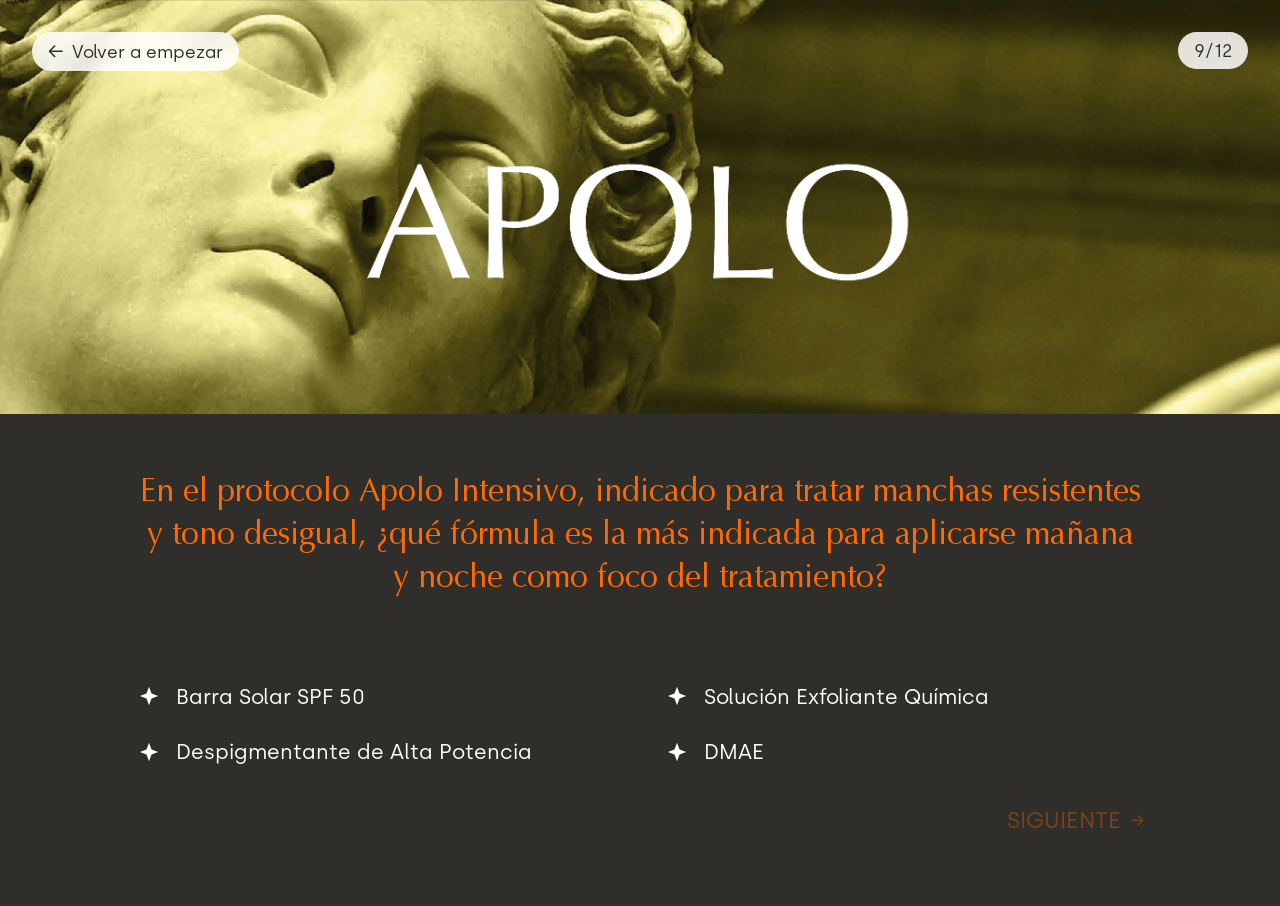
<file: test-9.html>
<!DOCTYPE html>
<html lang="es">
<head>
    <meta charset="UTF-8">
    <meta name="viewport" content="width=device-width, initial-scale=1.0">
    <title>Pregunta 9 — Momentum Derma | Arturo Alba</title>
    <link rel="icon" href="assets/images/favicon.png">
    <link rel="stylesheet" href="css/main.css">
</head>
<body class="quiz quiz--banner quiz--q9" data-question="9">

<a href="index.html" class="quiz__restart">
    <span class="quiz__restart-arrow" aria-hidden="true">&#8592;</span>
    <span>Volver a empezar</span>
</a>

<span class="quiz__counter">9/12</span>

<div class="quiz__banner">
    <picture>
        <source media="(max-width: 900px)" srcset="assets/images/test-9-apolo-intensivo_m.png">
        <img src="assets/images/test-9-apolo-intensivo.png" alt="Apolo Intensivo, Arturo Alba" class="quiz__banner-image">
    </picture>
</div>

<main class="quiz__panel--banner">
    <h1 class="quiz__question">En el protocolo Apolo Intensivo, indicado para tratar manchas resistentes y tono desigual, &#191;qué fórmula es la más indicada para aplicarse mañana y noche como foco del tratamiento?</h1>

    <ul class="quiz__options quiz__options--grid" role="listbox" aria-label="Opciones de respuesta">
        <li role="presentation">
            <button type="button" class="quiz__option" data-value="A" role="option" aria-selected="false">
                <span class="quiz__option-icon" aria-hidden="true">&#8594;</span>
                <span class="quiz__option-text">Barra Solar SPF 50</span>
            </button>
        </li>
        <li role="presentation">
            <button type="button" class="quiz__option" data-value="B" role="option" aria-selected="false">
                <span class="quiz__option-icon" aria-hidden="true">&#8594;</span>
                <span class="quiz__option-text">Solución Exfoliante Química</span>
            </button>
        </li>
        <li role="presentation">
            <button type="button" class="quiz__option" data-value="C" role="option" aria-selected="false">
                <span class="quiz__option-icon" aria-hidden="true">&#8594;</span>
                <span class="quiz__option-text">Despigmentante de Alta Potencia</span>
            </button>
        </li>
        <li role="presentation">
            <button type="button" class="quiz__option" data-value="D" role="option" aria-selected="false">
                <span class="quiz__option-icon" aria-hidden="true">&#8594;</span>
                <span class="quiz__option-text">DMAE</span>
            </button>
        </li>
    </ul>

    <a href="test-10.html" class="quiz__next" id="nextBtn" aria-disabled="true">
        <span>SIGUIENTE</span>
        <span class="quiz__next-arrow" aria-hidden="true">&#8594;</span>
    </a>
</main>

<script src="js/quiz.js"></script>
</body>
</html>
</file>
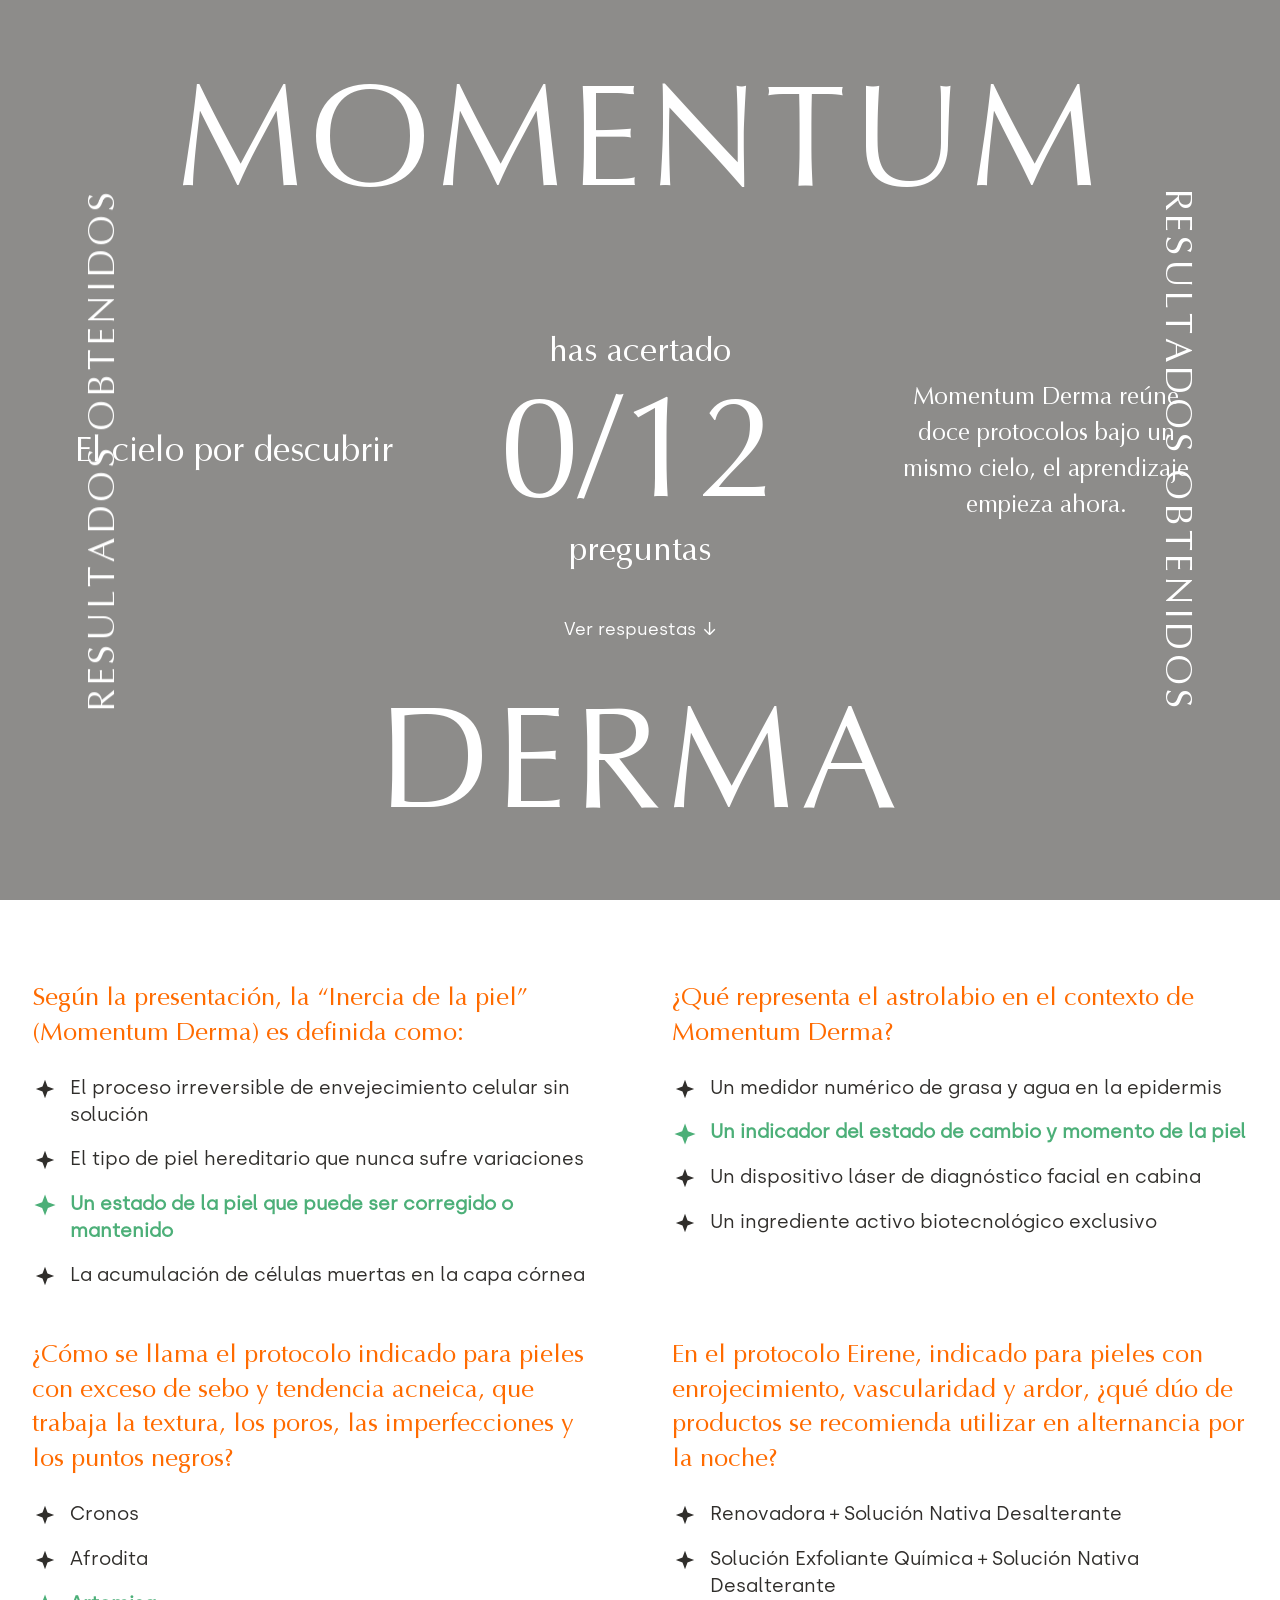
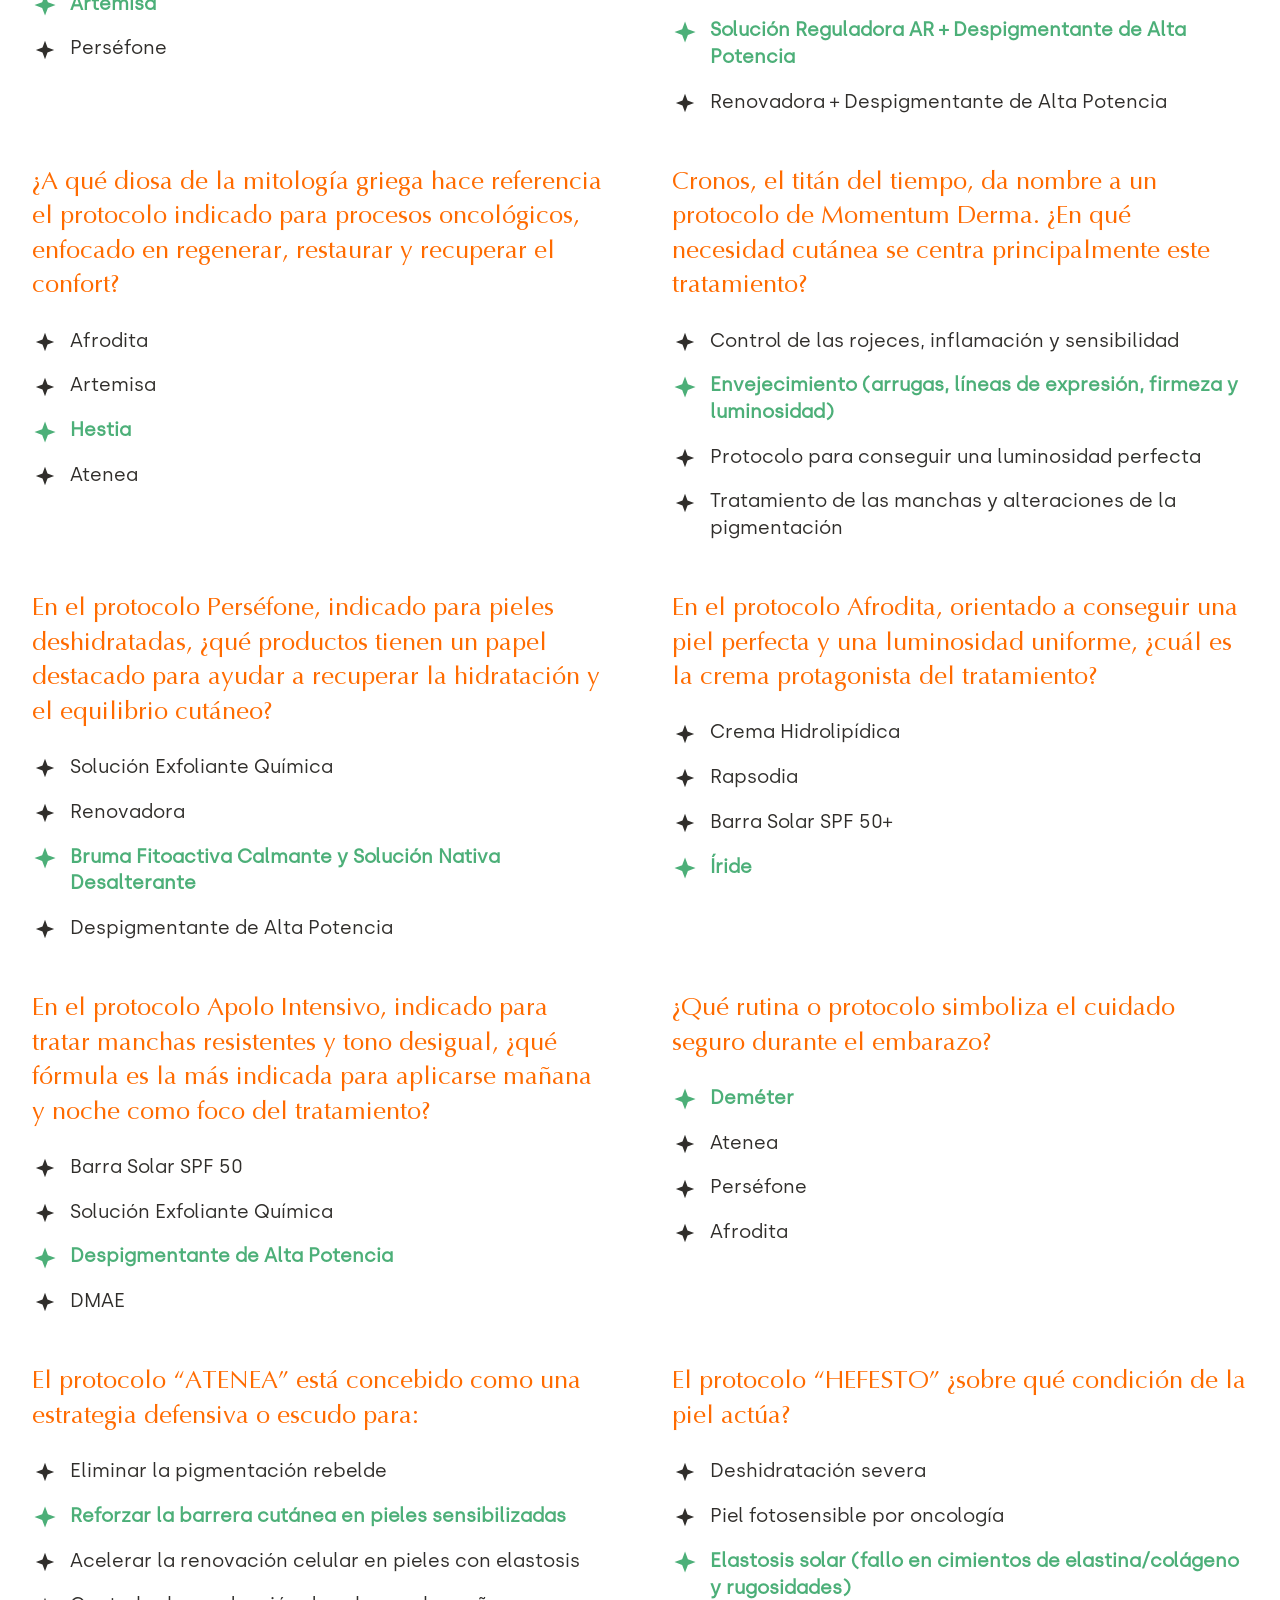
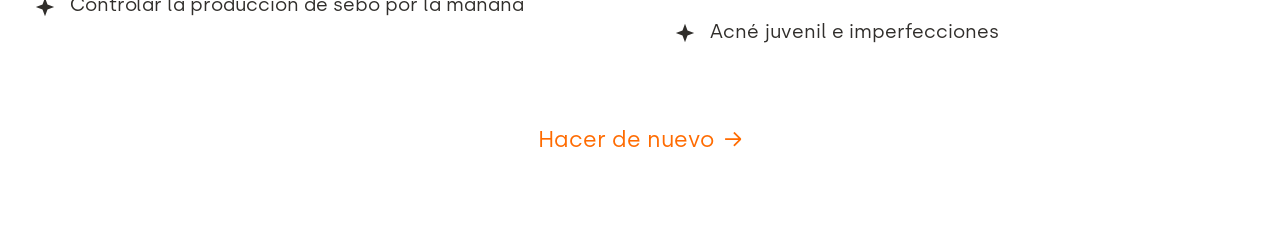
<file: z-final.html>
<!DOCTYPE html>
<html lang="es">
<head>
    <meta charset="UTF-8">
    <meta name="viewport" content="width=device-width, initial-scale=1.0">
    <title>Resultados — Momentum Derma | Arturo Alba</title>
    <link rel="icon" href="assets/images/favicon.png">
    <link rel="stylesheet" href="css/main.css">
</head>
<body class="results">

<header class="results__hero">
    <div class="results__hero-bg"></div>

    <p class="results__side-label results__side-label--left" aria-hidden="true">RESULTADOS OBTENIDOS</p>
    <p class="results__side-label results__side-label--right" aria-hidden="true">RESULTADOS OBTENIDOS</p>

    <p class="results__margin-text results__margin-text--top" aria-hidden="true">MOMENTUM</p>

    <div class="results__summary">
        <p class="results__title" id="resultTitle">&nbsp;</p>

        <div class="results__score">
            <p class="results__score-lead">has acertado</p>
            <p class="results__score-number"><span id="scoreValue">0</span>/<span id="totalQuestions">12</span></p>
            <p class="results__score-sub">preguntas</p>
            <a href="#detalle" class="results__see-answers">
                <span>Ver respuestas</span>
                <span class="results__see-answers-arrow" aria-hidden="true">↓</span>
            </a>
        </div>

        <p class="results__message" id="resultMessage">&nbsp;</p>
    </div>

    <p class="results__margin-text results__margin-text--bottom" aria-hidden="true">DERMA</p>
</header>

<section class="results__detail" id="detalle">

    <article class="results__question-block" data-question="1">
        <h2 class="results__question">Según la presentación, la &ldquo;Inercia de la piel&rdquo; (Momentum Derma) es definida como:</h2>
        <ul class="results__options">
            <li><button type="button" class="results__option" data-value="A"><span class="results__option-icon" aria-hidden="true">→</span><span class="results__option-text">El proceso irreversible de envejecimiento celular sin solución</span></button></li>
            <li><button type="button" class="results__option" data-value="B"><span class="results__option-icon" aria-hidden="true">→</span><span class="results__option-text">El tipo de piel hereditario que nunca sufre variaciones</span></button></li>
            <li><button type="button" class="results__option" data-value="C" data-correct="true"><span class="results__option-icon" aria-hidden="true">→</span><span class="results__option-text">Un estado de la piel que puede ser corregido o mantenido</span></button></li>
            <li><button type="button" class="results__option" data-value="D"><span class="results__option-icon" aria-hidden="true">→</span><span class="results__option-text">La acumulación de células muertas en la capa córnea</span></button></li>
        </ul>
    </article>

    <article class="results__question-block" data-question="2">
        <h2 class="results__question">&#191;Qué representa el astrolabio en el contexto de Momentum Derma?</h2>
        <ul class="results__options">
            <li><button type="button" class="results__option" data-value="A"><span class="results__option-icon" aria-hidden="true">→</span><span class="results__option-text">Un medidor numérico de grasa y agua en la epidermis</span></button></li>
            <li><button type="button" class="results__option" data-value="B" data-correct="true"><span class="results__option-icon" aria-hidden="true">→</span><span class="results__option-text">Un indicador del estado de cambio y momento de la piel</span></button></li>
            <li><button type="button" class="results__option" data-value="C"><span class="results__option-icon" aria-hidden="true">→</span><span class="results__option-text">Un dispositivo láser de diagnóstico facial en cabina</span></button></li>
            <li><button type="button" class="results__option" data-value="D"><span class="results__option-icon" aria-hidden="true">→</span><span class="results__option-text">Un ingrediente activo biotecnológico exclusivo</span></button></li>
        </ul>
    </article>

    <article class="results__question-block" data-question="3">
        <h2 class="results__question">&#191;Cómo se llama el protocolo indicado para pieles con exceso de sebo y tendencia acneica, que trabaja la textura, los poros, las imperfecciones y los puntos negros?</h2>
        <ul class="results__options">
            <li><button type="button" class="results__option" data-value="A"><span class="results__option-icon" aria-hidden="true">→</span><span class="results__option-text">Cronos</span></button></li>
            <li><button type="button" class="results__option" data-value="B"><span class="results__option-icon" aria-hidden="true">→</span><span class="results__option-text">Afrodita</span></button></li>
            <li><button type="button" class="results__option" data-value="C" data-correct="true"><span class="results__option-icon" aria-hidden="true">→</span><span class="results__option-text">Artemisa</span></button></li>
            <li><button type="button" class="results__option" data-value="D"><span class="results__option-icon" aria-hidden="true">→</span><span class="results__option-text">Perséfone</span></button></li>
        </ul>
    </article>

    <article class="results__question-block" data-question="4">
        <h2 class="results__question">En el protocolo Eirene, indicado para pieles con enrojecimiento, vascularidad y ardor, &#191;qué dúo de productos se recomienda utilizar en alternancia por la noche?</h2>
        <ul class="results__options">
            <li><button type="button" class="results__option" data-value="A"><span class="results__option-icon" aria-hidden="true">→</span><span class="results__option-text">Renovadora + Solución Nativa Desalterante</span></button></li>
            <li><button type="button" class="results__option" data-value="B"><span class="results__option-icon" aria-hidden="true">→</span><span class="results__option-text">Solución Exfoliante Química + Solución Nativa Desalterante</span></button></li>
            <li><button type="button" class="results__option" data-value="C" data-correct="true"><span class="results__option-icon" aria-hidden="true">→</span><span class="results__option-text">Solución Reguladora AR + Despigmentante de Alta Potencia</span></button></li>
            <li><button type="button" class="results__option" data-value="D"><span class="results__option-icon" aria-hidden="true">→</span><span class="results__option-text">Renovadora + Despigmentante de Alta Potencia</span></button></li>
        </ul>
    </article>

    <article class="results__question-block" data-question="5">
        <h2 class="results__question">&#191;A qué diosa de la mitología griega hace referencia el protocolo indicado para procesos oncológicos, enfocado en regenerar, restaurar y recuperar el confort?</h2>
        <ul class="results__options">
            <li><button type="button" class="results__option" data-value="A"><span class="results__option-icon" aria-hidden="true">→</span><span class="results__option-text">Afrodita</span></button></li>
            <li><button type="button" class="results__option" data-value="B"><span class="results__option-icon" aria-hidden="true">→</span><span class="results__option-text">Artemisa</span></button></li>
            <li><button type="button" class="results__option" data-value="C" data-correct="true"><span class="results__option-icon" aria-hidden="true">→</span><span class="results__option-text">Hestia</span></button></li>
            <li><button type="button" class="results__option" data-value="D"><span class="results__option-icon" aria-hidden="true">→</span><span class="results__option-text">Atenea</span></button></li>
        </ul>
    </article>

    <article class="results__question-block" data-question="6">
        <h2 class="results__question">Cronos, el titán del tiempo, da nombre a un protocolo de Momentum Derma. &#191;En qué necesidad cutánea se centra principalmente este tratamiento?</h2>
        <ul class="results__options">
            <li><button type="button" class="results__option" data-value="A"><span class="results__option-icon" aria-hidden="true">→</span><span class="results__option-text">Control de las rojeces, inflamación y sensibilidad</span></button></li>
            <li><button type="button" class="results__option" data-value="B" data-correct="true"><span class="results__option-icon" aria-hidden="true">→</span><span class="results__option-text">Envejecimiento (arrugas, líneas de expresión, firmeza y luminosidad)</span></button></li>
            <li><button type="button" class="results__option" data-value="C"><span class="results__option-icon" aria-hidden="true">→</span><span class="results__option-text">Protocolo para conseguir una luminosidad perfecta</span></button></li>
            <li><button type="button" class="results__option" data-value="D"><span class="results__option-icon" aria-hidden="true">→</span><span class="results__option-text">Tratamiento de las manchas y alteraciones de la pigmentación</span></button></li>
        </ul>
    </article>

    <article class="results__question-block" data-question="7">
        <h2 class="results__question">En el protocolo Perséfone, indicado para pieles deshidratadas, &#191;qué productos tienen un papel destacado para ayudar a recuperar la hidratación y el equilibrio cutáneo?</h2>
        <ul class="results__options">
            <li><button type="button" class="results__option" data-value="A"><span class="results__option-icon" aria-hidden="true">→</span><span class="results__option-text">Solución Exfoliante Química</span></button></li>
            <li><button type="button" class="results__option" data-value="B"><span class="results__option-icon" aria-hidden="true">→</span><span class="results__option-text">Renovadora</span></button></li>
            <li><button type="button" class="results__option" data-value="C" data-correct="true"><span class="results__option-icon" aria-hidden="true">→</span><span class="results__option-text">Bruma Fitoactiva Calmante y Solución Nativa Desalterante</span></button></li>
            <li><button type="button" class="results__option" data-value="D"><span class="results__option-icon" aria-hidden="true">→</span><span class="results__option-text">Despigmentante de Alta Potencia</span></button></li>
        </ul>
    </article>

    <article class="results__question-block" data-question="8">
        <h2 class="results__question">En el protocolo Afrodita, orientado a conseguir una piel perfecta y una luminosidad uniforme, &#191;cuál es la crema protagonista del tratamiento?</h2>
        <ul class="results__options">
            <li><button type="button" class="results__option" data-value="A"><span class="results__option-icon" aria-hidden="true">→</span><span class="results__option-text">Crema Hidrolipídica</span></button></li>
            <li><button type="button" class="results__option" data-value="B"><span class="results__option-icon" aria-hidden="true">→</span><span class="results__option-text">Rapsodia</span></button></li>
            <li><button type="button" class="results__option" data-value="C"><span class="results__option-icon" aria-hidden="true">→</span><span class="results__option-text">Barra Solar SPF 50+</span></button></li>
            <li><button type="button" class="results__option" data-value="D" data-correct="true"><span class="results__option-icon" aria-hidden="true">→</span><span class="results__option-text">Íride</span></button></li>
        </ul>
    </article>

    <article class="results__question-block" data-question="9">
        <h2 class="results__question">En el protocolo Apolo Intensivo, indicado para tratar manchas resistentes y tono desigual, &#191;qué fórmula es la más indicada para aplicarse mañana y noche como foco del tratamiento?</h2>
        <ul class="results__options">
            <li><button type="button" class="results__option" data-value="A"><span class="results__option-icon" aria-hidden="true">→</span><span class="results__option-text">Barra Solar SPF 50</span></button></li>
            <li><button type="button" class="results__option" data-value="B"><span class="results__option-icon" aria-hidden="true">→</span><span class="results__option-text">Solución Exfoliante Química</span></button></li>
            <li><button type="button" class="results__option" data-value="C" data-correct="true"><span class="results__option-icon" aria-hidden="true">→</span><span class="results__option-text">Despigmentante de Alta Potencia</span></button></li>
            <li><button type="button" class="results__option" data-value="D"><span class="results__option-icon" aria-hidden="true">→</span><span class="results__option-text">DMAE</span></button></li>
        </ul>
    </article>

    <article class="results__question-block" data-question="10">
        <h2 class="results__question">&#191;Qué rutina o protocolo simboliza el cuidado seguro durante el embarazo?</h2>
        <ul class="results__options">
            <li><button type="button" class="results__option" data-value="A" data-correct="true"><span class="results__option-icon" aria-hidden="true">→</span><span class="results__option-text">Deméter</span></button></li>
            <li><button type="button" class="results__option" data-value="B"><span class="results__option-icon" aria-hidden="true">→</span><span class="results__option-text">Atenea</span></button></li>
            <li><button type="button" class="results__option" data-value="C"><span class="results__option-icon" aria-hidden="true">→</span><span class="results__option-text">Perséfone</span></button></li>
            <li><button type="button" class="results__option" data-value="D"><span class="results__option-icon" aria-hidden="true">→</span><span class="results__option-text">Afrodita</span></button></li>
        </ul>
    </article>

    <article class="results__question-block" data-question="11">
        <h2 class="results__question">El protocolo &ldquo;ATENEA&rdquo; está concebido como una estrategia defensiva o escudo para:</h2>
        <ul class="results__options">
            <li><button type="button" class="results__option" data-value="A"><span class="results__option-icon" aria-hidden="true">→</span><span class="results__option-text">Eliminar la pigmentación rebelde</span></button></li>
            <li><button type="button" class="results__option" data-value="B" data-correct="true"><span class="results__option-icon" aria-hidden="true">→</span><span class="results__option-text">Reforzar la barrera cutánea en pieles sensibilizadas</span></button></li>
            <li><button type="button" class="results__option" data-value="C"><span class="results__option-icon" aria-hidden="true">→</span><span class="results__option-text">Acelerar la renovación celular en pieles con elastosis</span></button></li>
            <li><button type="button" class="results__option" data-value="D"><span class="results__option-icon" aria-hidden="true">→</span><span class="results__option-text">Controlar la producción de sebo por la mañana</span></button></li>
        </ul>
    </article>

    <article class="results__question-block" data-question="12">
        <h2 class="results__question">El protocolo &ldquo;HEFESTO&rdquo; &#191;sobre qué condición de la piel actúa?</h2>
        <ul class="results__options">
            <li><button type="button" class="results__option" data-value="A"><span class="results__option-icon" aria-hidden="true">→</span><span class="results__option-text">Deshidratación severa</span></button></li>
            <li><button type="button" class="results__option" data-value="B"><span class="results__option-icon" aria-hidden="true">→</span><span class="results__option-text">Piel fotosensible por oncología</span></button></li>
            <li><button type="button" class="results__option" data-value="C" data-correct="true"><span class="results__option-icon" aria-hidden="true">→</span><span class="results__option-text">Elastosis solar (fallo en cimientos de elastina/colágeno y rugosidades)</span></button></li>
            <li><button type="button" class="results__option" data-value="D"><span class="results__option-icon" aria-hidden="true">→</span><span class="results__option-text">Acné juvenil e imperfecciones</span></button></li>
        </ul>
    </article>

</section>

<div class="results__again-wrap">
    <a href="index.html" class="results__again">
        <span>Hacer de nuevo</span>
        <span class="results__again-arrow" aria-hidden="true">→</span>
    </a>
</div>

<script src="js/results.js"></script>
<script src="js/parallax.js"></script>
</body>
</html>
</file>
<file: css/main.css>
/* =============================================
   RESET BÁSICO
   (colocar SIEMPRE al principio de main.css)
============================================= */
*,
*::before,
*::after {
    box-sizing: border-box;
}

/* =============================================
   TOKENS COMPARTIDOS
============================================= */
:root {
    /* Estrella de 4 puntas usada como icono junto a cada respuesta
       (sustituye a la flecha). El color lo pone currentColor. */
    --icon-star: url("data:image/svg+xml,%3Csvg xmlns='http://www.w3.org/2000/svg' viewBox='0 0 24 24'%3E%3Cpath d='M12 1 15 9 23 12 15 15 12 23 9 15 1 12 9 9Z'/%3E%3C/svg%3E");
}

/* =============================================
   FUENTES DE MARCA
============================================= */
@font-face {
    font-family: "Optima";
    src: url("../assets/fonts/Optima-Regular.woff2") format("woff2");
    font-weight: 400;
    font-display: swap;
}

@font-face {
    font-family: "Silka";
    src: url("../assets/fonts/Silka-Regular.woff2") format("woff2");
    font-weight: 400;
    font-display: swap;
}

/* =============================================
   UTILIDAD ACCESIBILIDAD
============================================= */
.sr-only {
    position: absolute;
    width: 1px;
    height: 1px;
    padding: 0;
    margin: -1px;
    overflow: hidden;
    clip: rect(0, 0, 0, 0);
    white-space: nowrap;
    border: 0;
}

/* =============================================
   LANDING — MOMENTUM DERMA
============================================= */
body.landing {
    height: 100%;
    margin: 0;
    overflow: hidden;
    background: #302e2b;
}

body.landing {
    position: relative;
    min-height: 100vh;
    display: flex;
    align-items: center;
    justify-content: center;
    font-family: "Silka", sans-serif;
}

.landing__bg {
    position: fixed;
    inset: 0;
    background-image: url("../assets/images/fondo-landing.jpg");
    background-size: cover;
    background-position: center;
    z-index: 0;
}

.landing__bg::after {
    content: "";
    position: absolute;
    inset: 0;
    background: linear-gradient(180deg, rgba(48,46,43,.35) 0%, rgba(48,46,43,.15) 30%, rgba(48,46,43,.15) 70%, rgba(48,46,43,.35) 100%);
}

/* Texto de márgenes: se recorta parcialmente contra el borde de la ventana */
.landing__text {
    position: absolute;
    left: 50%;
    transform: translateX(-50%);
    width: 100%;
    text-align: center;
    font-family: "Optima", serif;
    font-weight: 400;
    font-size: clamp(3.5rem, min(13vw, 16vh), 10rem);
    letter-spacing: 0.04em;
    color: #ffffff;
    line-height: 1;
    z-index: 1;
    white-space: nowrap;
    pointer-events: none;
}

.landing__text--top {
    top: -3vw;
    opacity: 0;
    animation: dropIn 1.1s cubic-bezier(.22, 1, .36, 1) 0.1s forwards;
}

.landing__text--bottom {
    bottom: -3vw;
    opacity: 0;
    animation: riseIn 1.1s cubic-bezier(.22, 1, .36, 1) 0.1s forwards;
}

@keyframes dropIn {
    from { opacity: 0; transform: translateX(-50%) translateY(-60%); }
    to   { opacity: 1; transform: translateX(-50%) translateY(0); }
}

@keyframes riseIn {
    from { opacity: 0; transform: translateX(-50%) translateY(60%); }
    to   { opacity: 1; transform: translateX(-50%) translateY(0); }
}

/* Bloque central: logo + marca + CTA — estático, sin animación */
.landing__center {
    position: relative;
    z-index: 2;
    display: flex;
    flex-direction: column;
    align-items: center;
    gap: 1.5rem;
    padding: 0 2rem;
    text-align: center;
}

.landing__logo {
    width: clamp(74px, 8vw, 96px);
    height: auto;
}

.landing__brand {
    margin: 0.3rem;
    font-family: "Optima", serif;
    font-size: clamp(1.8rem, 3.2vw, 2.4rem);
    color: #ffffff;
}

.landing__cta {
    margin-top: 2.5rem;
    display: inline-flex;
    align-items: center;
    gap: 0.6rem;
    font-family: "Silka", sans-serif;
    font-size: 1.3rem;
    color: #ffffff;
    text-decoration: none;
    transition: transform 0.25s ease, color 0.25s ease;
}

.landing__cta-arrow {
    font-family: "Silka", sans-serif;
    font-size: 1rem;
    line-height: 1;
    transition: transform 0.25s ease;
}

.landing__cta:hover,
.landing__cta:focus-visible {
    transform: scale(1.08);
}

.landing__cta:focus-visible {
    outline: 2px solid #ec6b00;
    outline-offset: 6px;
}

/* Respeta preferencia de movimiento reducido */
@media (prefers-reduced-motion: reduce) {
    .landing__text--top,
    .landing__text--bottom,
    .landing__cta {
        animation: none;
        opacity: 1;
        transform: translateX(-50%);
    }
    .landing__cta {
        transform: none;
    }
    .landing__cta:hover,
    .landing__cta:focus-visible {
        transform: none;
    }
}

/* Móvil: marca más grande, botón más pequeño. La altura se ajusta al
   área realmente visible (svh/dvh) y DERMA se recorta contra el borde
   inferior igual que MOMENTUM contra el superior. */
@media (max-width: 600px) {
    body.landing {
        height: 100vh;
        height: 100svh;
        min-height: 0;
        overflow: hidden;
    }

    .landing__bg {
        background-image: url("../assets/images/fondo-landing-movil.jpg");
    }

    .landing__text {
        font-size: clamp(2.2rem, 14vw, 3.6rem);
    }

    .landing__text--top {
        top: -3vw;
    }

    .landing__text--bottom {
        bottom: -0.32em;
    }

    .landing__brand {
        font-size: 2.1rem;
    }

    .landing__center {
        gap: 0.75rem;
    }

    .landing__logo {
        width: 65px;
    }

    .landing__cta {
        margin-top: 1.25rem;
        font-size: 1rem;
    }
}

/* =============================================
   QUIZ — LAYOUT COMPARTIDO (plantilla A: test-1, test-2)
============================================= */

body.quiz {
    height: 100vh;
    margin: 0;
    display: grid;
    grid-template-columns: 1fr 1fr;
    grid-template-rows: 100vh;
    font-family: "Silka", sans-serif;
    color: #ffffff;
    background: #302e2b;
    overflow: hidden;
}

/* Paleta por pregunta — todas comparten el mismo naranja de marca.
   Se dejan separadas por si algún día quieres un acento distinto
   para una pregunta en concreto: basta con sobreescribir esa línea. */
body.quiz--q1,  body.quiz--q2,  body.quiz--q3,  body.quiz--q4,
body.quiz--q5,  body.quiz--q6,  body.quiz--q7,  body.quiz--q8,
body.quiz--q9,  body.quiz--q10, body.quiz--q11, body.quiz--q12 {
    --accent: #ff6b00;
    --accent-text: #302e2b;
}

/* =============================================
   VARIANTE — Pantalla completa (plantilla C)
============================================= */
body.quiz--full {
    grid-template-columns: 1fr;
    background: #302e2b;
    color: #ffffff;
}

body.quiz--full .quiz__restart {
    color: #ffffff;
}

body.quiz--full .quiz__counter {
    color: #ffffff;
}

.quiz__panel--full {
    position: relative;
    display: flex;
    flex-direction: column;
    height: 100vh;
    height: 100dvh;
    min-height: 0;
}

.quiz__full-header {
    flex-shrink: 0;
    padding: 6.5rem 4rem 2rem;
}

/* Compuesto con .quiz__question a propósito: así gana por
   especificidad al margin de .quiz__question (plantilla A) y el
   bloque queda realmente centrado en la página, no solo el texto */
.quiz__question.quiz__question--center {
    max-width: 62rem;
    margin: 0 auto;
    color: #ffffff;
    text-align: center;
}

/* ---- Plantilla C: respuestas como retratos a pantalla completa
   (preguntas 3, 5, 10). Cada retrato ya lleva el nombre del dios
   integrado en la propia imagen: van en blanco y negro por defecto
   y pasan a color al pasar el cursor, enfocar con teclado o quedar
   seleccionados. Sin huecos entre imágenes: ocupan cada una un
   cuarto exacto de la pantalla. ---- */
.quiz__image-options {
    list-style: none;
    margin: 0;
    padding: 0;
    flex: 1;
    min-height: 0;
    display: grid;
    grid-template-columns: 1fr 1fr;
    grid-template-rows: 1fr 1fr;
    gap: 0;
}

.quiz__image-option {
    position: relative;
    display: block;
    width: 100%;
    height: 100%;
    min-width: 0;
    min-height: 0;
    background: none;
    border: none;
    padding: 0;
    margin: 0;
    overflow: hidden;
    cursor: pointer;
}

.quiz__image-option img {
    position: absolute;
    inset: 0;
    display: block;
    width: 100%;
    height: 100%;
    object-fit: cover;
    filter: grayscale(1);
    transition: filter 0.35s ease, transform 0.4s ease;
}

.quiz__image-option:hover img,
.quiz__image-option:focus-visible img,
.quiz__image-option.is-selected img {
    filter: grayscale(0);
}

.quiz__image-option:hover img {
    transform: scale(1.04);
}

/* Marco de selección: no usamos border en la <img> para no romper
   el encaje a cuarto de pantalla; se superpone sin ocupar espacio */
.quiz__image-option::after {
    content: "";
    position: absolute;
    inset: 0;
    border: 4px solid var(--accent, #ff6b00);
    opacity: 0;
    transition: opacity 0.2s ease;
    pointer-events: none;
}

.quiz__image-option.is-selected::after {
    opacity: 1;
}

.quiz__image-option:focus-visible {
    outline: 3px solid var(--accent, #ff6b00);
    outline-offset: -3px;
}

.quiz__next--float {
    position: absolute;
    right: 2rem;
    bottom: 2rem;
    z-index: 5;
    background: rgba(48, 46, 43, 0.75);
    backdrop-filter: blur(6px);
    -webkit-backdrop-filter: blur(6px);
    padding: 0.6rem 1.2rem;
    border-radius: 999px;
}

/* =============================================
   Volver a empezar
============================================= */
.quiz__restart {
    position: fixed;
    top: 2rem;
    left: 2rem;
    z-index: 10;
    display: inline-flex;
    align-items: center;
    gap: 0.5rem;
    font-size: 1.1rem;
    color: #ffffff;
    text-decoration: none;
    transition: opacity 0.2s ease;
}

.quiz__restart:hover {
    opacity: 0.6;
}

.quiz__restart-arrow {
    font-size: 1.2rem;
}

/* Contador de preguntas (1/12, 2/12...), en espejo con
   "Volver a empezar": mismo tamaño y misma altura, esquina
   superior derecha en vez de izquierda. */
.quiz__counter {
    position: fixed;
    top: 2rem;
    right: 2rem;
    z-index: 10;
    display: inline-flex;
    align-items: center;
    font-family: "Silka", sans-serif;
    font-size: 1.1rem;
    color: #ffffff;
}

/* =============================================
   Panel izquierdo — pregunta y opciones (plantilla A)
============================================= */
.quiz__panel--question {
    display: grid;
    grid-template-rows: minmax(0, 1fr) auto;
    gap: 2rem;
    padding: 9.5rem 4rem 3.5rem;
    height: 100vh;
    min-height: 0;
}

.quiz__content {
    max-width: 45rem;
    min-height: 0;
    overflow-y: auto;
}

.quiz__question {
    margin: 0 0 2.5rem;
    font-family: "Optima", serif;
    font-weight: 500;
    font-size: 2rem;
    line-height: 1.35;
    color: var(--accent, #ff6b00);
}

.quiz__options {
    list-style: none;
    margin: 0;
    padding: 0;
    display: flex;
    flex-direction: column;
    gap: 1.5rem;
}

.quiz__option {
    display: flex;
    align-items: flex-start;
    gap: 0.9rem;
    width: 100%;
    background: none;
    border: none;
    padding: 0;
    font-family: "Silka", sans-serif;
    font-size: 1.3rem;
    line-height: 1.4;
    color: #ffffff;
    text-align: left;
    cursor: pointer;
}

.quiz__option-icon {
    flex-shrink: 0;
    position: relative;
    display: inline-flex;
    align-items: center;
    justify-content: center;
    width: 1.6rem;
    height: 1.6rem;
    margin-top: 0.25rem;
    font-size: 0;
    transition: color 0.2s ease, transform 0.2s ease;
}

/* Estrella de 4 puntas (--icon-star, definida en :root) en vez de
   flecha; el relleno usa currentColor, así que hereda el color del
   estado (por defecto, hover, seleccionada) automáticamente. */
.quiz__option-icon::before {
    content: "";
    position: absolute;
    inset: 0;
    background-color: currentColor;
    -webkit-mask: var(--icon-star) center / 80% no-repeat;
    mask: var(--icon-star) center / 80% no-repeat;
}

.quiz__option-text {
    padding-top: 0.15rem;
    transition: color 0.2s ease, font-weight 0.2s ease;
}

.quiz__option:hover .quiz__option-icon {
    color: var(--accent, #ff6b00);
}

.quiz__option.is-selected .quiz__option-icon {
    color: var(--accent, #ff6b00);
    transform: scale(1.2);
}

.quiz__option.is-selected .quiz__option-text {
    color: var(--accent, #ff6b00);
    font-weight: 700;
}

/* =============================================
   Botón Siguiente — bloqueado hasta seleccionar respuesta
============================================= */
.quiz__next {
    justify-self: flex-end;
    display: inline-flex;
    align-items: center;
    gap: 0.6rem;
    font-family: "Silka", sans-serif;
    font-size: 1.4rem;
    letter-spacing: normal;
    color: var(--accent, #ff6b00);
    text-decoration: none;
    opacity: 0.35;
    pointer-events: none;
    transition: opacity 0.3s ease, transform 0.25s ease;
}

.quiz__next.is-active {
    opacity: 1;
    pointer-events: auto;
}

.quiz__next.is-active:hover,
.quiz__next.is-active:focus-visible {
    transform: scale(1.06);
}

.quiz__next:focus-visible {
    outline: 2px solid var(--accent, #ff6b00);
    outline-offset: 6px;
}

.quiz__next-arrow {
    font-size: 1rem;
}

/* =============================================
   Panel derecho — imagen temática (plantilla A)
============================================= */
.quiz__panel--visual {
    position: relative;
    height: 100vh;
    min-height: 0;
    overflow: hidden;
    background: var(--accent, #ff6b00);
}

.quiz__visual-image {
    display: block;
    width: 100%;
    height: 100%;
    object-fit: cover;
}

/* =============================================
   VARIANTE — Banner + respuestas en texto
   (plantilla B: preguntas 4, 6, 7, 8, 9, 11, 12)

   La imagen del banner ya lleva integrado el nombre del protocolo,
   así que no hace falta ningún título superpuesto en HTML.
============================================= */
body.quiz--banner {
    display: block;
    height: auto;
    min-height: 100vh;
    overflow: visible;
    background: #302e2b;
}

body.quiz--banner .quiz__restart {
    color: #302e2b;
    background: rgba(255, 255, 255, 0.85);
    backdrop-filter: blur(6px);
    -webkit-backdrop-filter: blur(6px);
    padding: 0.5rem 1rem;
    border-radius: 999px;
}

body.quiz--banner .quiz__counter {
    color: #302e2b;
    background: rgba(255, 255, 255, 0.85);
    backdrop-filter: blur(6px);
    -webkit-backdrop-filter: blur(6px);
    padding: 0.5rem 1rem;
    border-radius: 999px;
}

.quiz__banner {
    position: relative;
    width: 100%;
    height: 46vh;
    min-height: 320px;
    overflow: hidden;
    background: #302e2b;
}

.quiz__banner-image {
    display: block;
    width: 100%;
    height: 100%;
    object-fit: cover;
}

.quiz__panel--banner {
    display: flex;
    flex-direction: column;
    gap: 2.5rem;
    max-width: 68rem;
    margin: 0 auto;
    padding: 3.5rem 2.5rem 4.5rem;
}

.quiz__panel--banner .quiz__question {
    text-align: center;
}

.quiz__panel--banner .quiz__next {
    align-self: flex-end;
}

.quiz__options--grid {
    display: grid;
    grid-template-columns: 1fr 1fr;
    gap: 1.5rem 3rem;
}

@media (max-width: 900px) {
    .quiz__banner {
        height: 30vh;
        min-height: 220px;
    }
    .quiz__panel--banner {
        padding: 2rem 1.75rem 2.5rem;
        gap: 2rem;
    }
    .quiz__options--grid {
        grid-template-columns: 1fr;
        gap: 1.25rem;
    }
}

/* =============================================
   Responsive: apilar paneles en móvil (plantilla A)
============================================= */
@media (max-width: 900px) {
    body.quiz {
        height: auto;
        overflow: visible;
        grid-template-columns: 1fr;
        grid-template-rows: none;
    }

    .quiz__panel--visual {
        height: 45vh;
        order: -1;
    }

    .quiz__panel--question {
        height: auto;
        padding: 2rem 1.75rem 2.5rem;
    }

    .quiz__content {
        overflow-y: visible;
    }

    .quiz__question {
        font-size: 1.4rem;
    }

    .quiz__restart {
        top: 1.25rem;
        left: 1.25rem;
    }

    .quiz__counter {
        top: 1.25rem;
        right: 1.25rem;
    }

    .quiz__panel--full {
        height: auto;
        min-height: 100vh;
        min-height: 100dvh;
    }

    .quiz__full-header {
        padding: 5.5rem 1.75rem 1.5rem;
    }

    .quiz__image-options {
        flex: none;
        aspect-ratio: 1 / 1;
    }

    .quiz__next--float {
        position: static;
        align-self: flex-end;
        margin-top: 1.5rem;
        padding: 0 1.75rem 2rem;
        background: none;
        backdrop-filter: none;
        -webkit-backdrop-filter: none;
    }
}

/* =============================================
   RESULTADOS — z-final.html
============================================= */

html:has(body.results) {
    scroll-behavior: smooth;
}

body.results {
    margin: 0;
    background: #ffffff;
    color: #302e2b;
    font-family: "Silka", sans-serif;
}

/* ---------- Hero: cabecera con resumen ---------- */
.results__hero {
    position: relative;
    height: 100vh;
    display: flex;
    flex-direction: column;
    align-items: center;
    justify-content: center;
    overflow: hidden;
    padding: 4rem 4rem 5rem;
}

.results__hero-bg {
    position: absolute;
    top: -10%;
    left: 0;
    width: 100%;
    height: 120%;
    background-image: url("../assets/images/fondo-final.png");
    background-size: cover;
    background-position: center;
    will-change: transform;
    z-index: 0;
}

.results__hero-bg::after {
    content: "";
    position: absolute;
    inset: 0;
    background: rgba(48, 46, 43, 0.55);
}

.results__margin-text {
    position: absolute;
    left: 50%;
    transform: translateX(-50%);
    width: 100%;
    text-align: center;
    font-family: "Optima", serif;
    font-weight: 400;
    font-size: clamp(3.5rem, min(13vw, 16vh), 10rem);
    letter-spacing: 0.04em;
    color: #ffffff;
    line-height: 1;
    z-index: 1;
    white-space: nowrap;
    pointer-events: none;
}

.results__margin-text--top {
    top: -6vw;
}

.results__margin-text--bottom {
    bottom: -6vw;
}

.results__side-label {
    position: absolute;
    top: 50%;
    writing-mode: vertical-rl;
    white-space: nowrap;
    font-family: "Optima", serif;
    font-size: 2.3rem;
    letter-spacing: 0.1em;
    color: #ffffff;
    z-index: 1;
    margin: 0;
}

.results__side-label--left {
    left: 5rem;
    transform: translateY(-50%) rotate(180deg);
}

.results__side-label--right {
    right: 5rem;
    transform: translateY(-50%);
}

/* ---------- Resumen de 3 columnas ---------- */
.results__summary {
    position: absolute;
    top: 50%;
    left: 50%;
    transform: translate(-50%, -50%);
    z-index: 2;
    display: grid;
    grid-template-columns: 1fr auto 1fr;
    align-items: center;
    gap: 4rem;
    max-width: 90rem;
    width: 100%;
    padding: 2.5rem 2rem;
}

.results__title {
    margin: 0 auto;
    max-width: 20rem;
    font-family: "Optima", serif;
    font-size: 2.2rem;
    letter-spacing: normal;
    line-height: 1.3;
    color: #ffffff;
    text-align: center;
}

.results__score {
    position: relative;
    display: flex;
    flex-direction: column;
    align-items: center;
    gap: 0.25rem;
    text-align: center;
}

.results__score-lead,
.results__score-sub {
    margin: 0;
    font-family: "Optima", serif;
    font-size: 2.1rem;
    letter-spacing: normal;
    color: #ffffff;
}

.results__score-number {
    margin: 0.2rem 0;
    font-family: "Optima", serif;
    font-size: clamp(6rem, 12vw, 9rem);
    letter-spacing: normal;
    line-height: 1;
    color: #ffffff;
}

.results__see-answers {
    position: absolute;
    top: 100%;
    left: 50%;
    transform: translateX(-50%);
    margin-top: 3rem;
    display: inline-flex;
    align-items: center;
    justify-content: center;
    gap: 0.4rem;
    font-family: "Silka", sans-serif;
    font-size: 1.1rem;
    color: #ffffff;
    text-decoration: none;
    white-space: nowrap;
    transition: opacity 0.2s ease, transform 0.2s ease;
}

.results__see-answers:hover,
.results__see-answers:focus-visible {
    opacity: 0.7;
    transform: translateX(-50%) translateY(2px);
}

.results__message {
    margin: 0 auto;
    max-width: 20rem;
    font-family: "Optima", serif;
    font-size: 1.5rem;
    letter-spacing: normal;
    line-height: 1.5;
    color: #ffffff;
    text-align: center;
}

/* ---------- Detalle de preguntas ---------- */
.results__detail {
    display: grid;
    grid-template-columns: 1fr 1fr;
    gap: 3rem 4rem;
    max-width: 90rem;
    margin: 0 auto;
    padding: 5rem 2rem;
}

.results__question-block {
    display: flex;
    flex-direction: column;
    gap: 1.5rem;
}

.results__question {
    margin: 0;
    font-family: "Optima", serif;
    font-weight: 500;
    font-size: 1.6rem;
    line-height: 1.35;
    color: var(--accent, #ff6b00);
}

.results__options {
    list-style: none;
    margin: 0;
    padding: 0;
    display: flex;
    flex-direction: column;
    gap: 1rem;
}

.results__option {
    display: flex;
    align-items: flex-start;
    gap: 0.8rem;
    width: 100%;
    background: none;
    border: none;
    padding: 0;
    font-family: "Silka", sans-serif;
    font-size: 1.2rem;
    line-height: 1.4;
    color: #302e2b;
    text-align: left;
    cursor: default;
}

.results__option-icon {
    flex-shrink: 0;
    position: relative;
    display: inline-flex;
    align-items: center;
    justify-content: center;
    width: 1.6rem;
    height: 1.6rem;
    margin-top: 0.2rem;
    font-size: 0;
    color: #302e2b;
    transition: color 0.2s ease, transform 0.2s ease;
}

.results__option-icon::before {
    content: "";
    position: absolute;
    inset: 0;
    background-color: currentColor;
    -webkit-mask: var(--icon-star) center / 80% no-repeat;
    mask: var(--icon-star) center / 80% no-repeat;
}

.results__option-text {
    padding-top: 0.1rem;
    transition: color 0.2s ease, font-weight 0.2s ease;
}

/* Respuesta correcta: siempre en verde, la haya marcado el usuario o no */
.results__option.is-correct .results__option-icon {
    color: #4caf78;
    transform: scale(1.15);
}

.results__option.is-correct .results__option-text {
    color: #4caf78;
    font-weight: 700;
}

/* Respuesta marcada por el usuario, pero incorrecta */
.results__option.is-wrong .results__option-icon {
    color: #e2685f;
}

.results__option.is-wrong .results__option-text {
    color: #e2685f;
    font-weight: 700;
    text-decoration: line-through;
}

/* ---------- Hacer de nuevo ---------- */
.results__again-wrap {
    display: flex;
    justify-content: center;
    padding: 0 2rem 5rem;
}

.results__again {
    display: inline-flex;
    align-items: center;
    gap: 0.6rem;
    font-family: "Silka", sans-serif;
    font-size: 1.4rem;
    color: #ff6b00;
    text-decoration: none;
    transition: transform 0.25s ease;
}

.results__again:hover,
.results__again:focus-visible {
    transform: scale(1.06);
}

.results__again:focus-visible {
    outline: 2px solid #ff6b00;
    outline-offset: 6px;
}

/* ---------- Responsive ---------- */
@media (max-width: 900px) {
    .results__hero {
        padding: 3rem 1.75rem 4rem;
    }

    .results__summary {
        position: relative;
        top: auto;
        left: auto;
        transform: none;
        grid-template-columns: 1fr;
        text-align: center;
        gap: 0.75rem;
    }

    .results__score {
        display: contents;
    }

    .results__title {
        order: 1;
        max-width: none;
        font-size: 1.4rem;
    }

    .results__score-lead {
        order: 2;
        font-size: 1.1rem;
        margin-top: 0.5rem;
    }

    .results__score-number {
        order: 3;
        font-size: clamp(3rem, 16vw, 4rem);
        margin: 0;
    }

    .results__score-sub {
        order: 4;
        font-size: 1.1rem;
    }

    .results__message {
        order: 5;
        max-width: none;
        font-size: 1.1rem;
        margin-top: 0.5rem;
    }

    .results__see-answers {
        position: static;
        top: auto;
        left: auto;
        transform: none;
        order: 6;
        justify-self: center;
        margin-top: 1.5rem;
    }

    .results__see-answers:hover,
    .results__see-answers:focus-visible {
        transform: translateY(2px);
    }

    .results__title,
    .results__message {
        text-align: center;
    }

    .results__side-label {
        display: none;
    }

    .results__detail {
        grid-template-columns: 1fr;
        padding: 3rem 1.75rem;
        gap: 3rem;
    }
}
</file>
